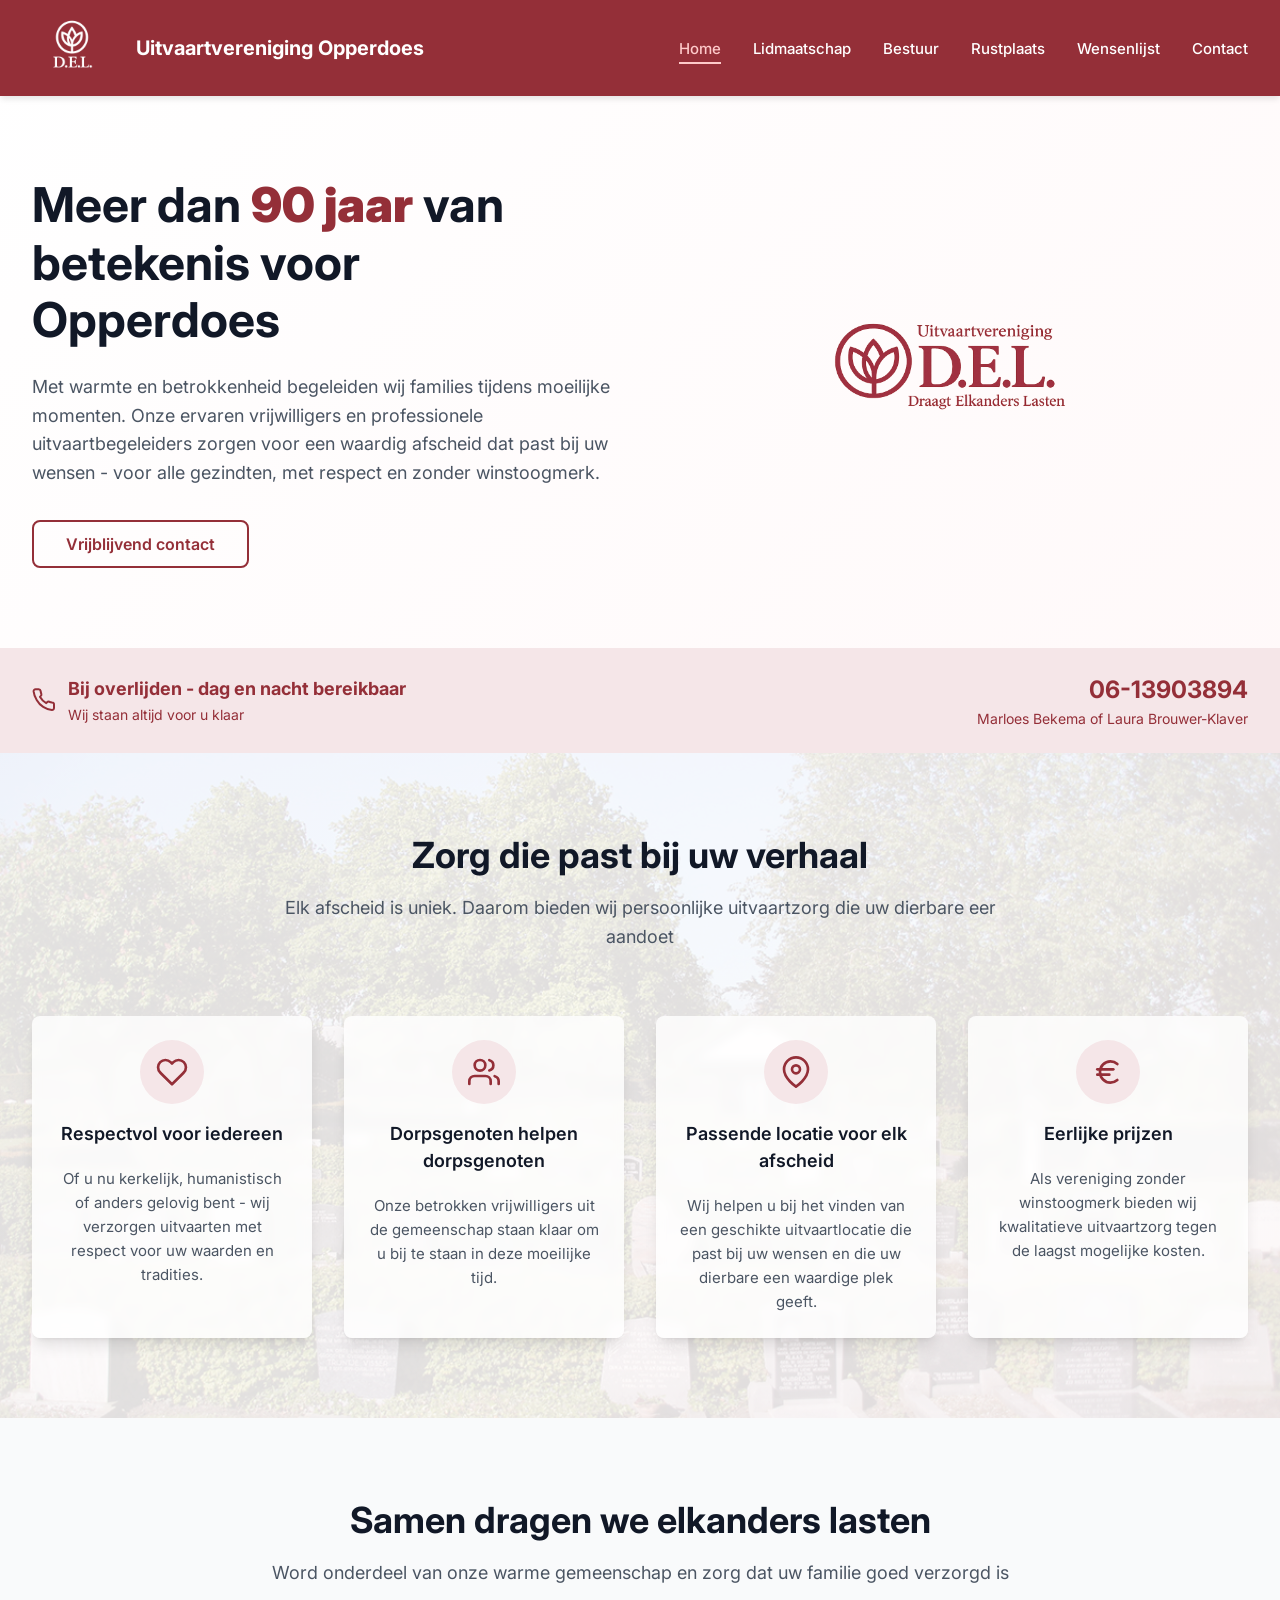
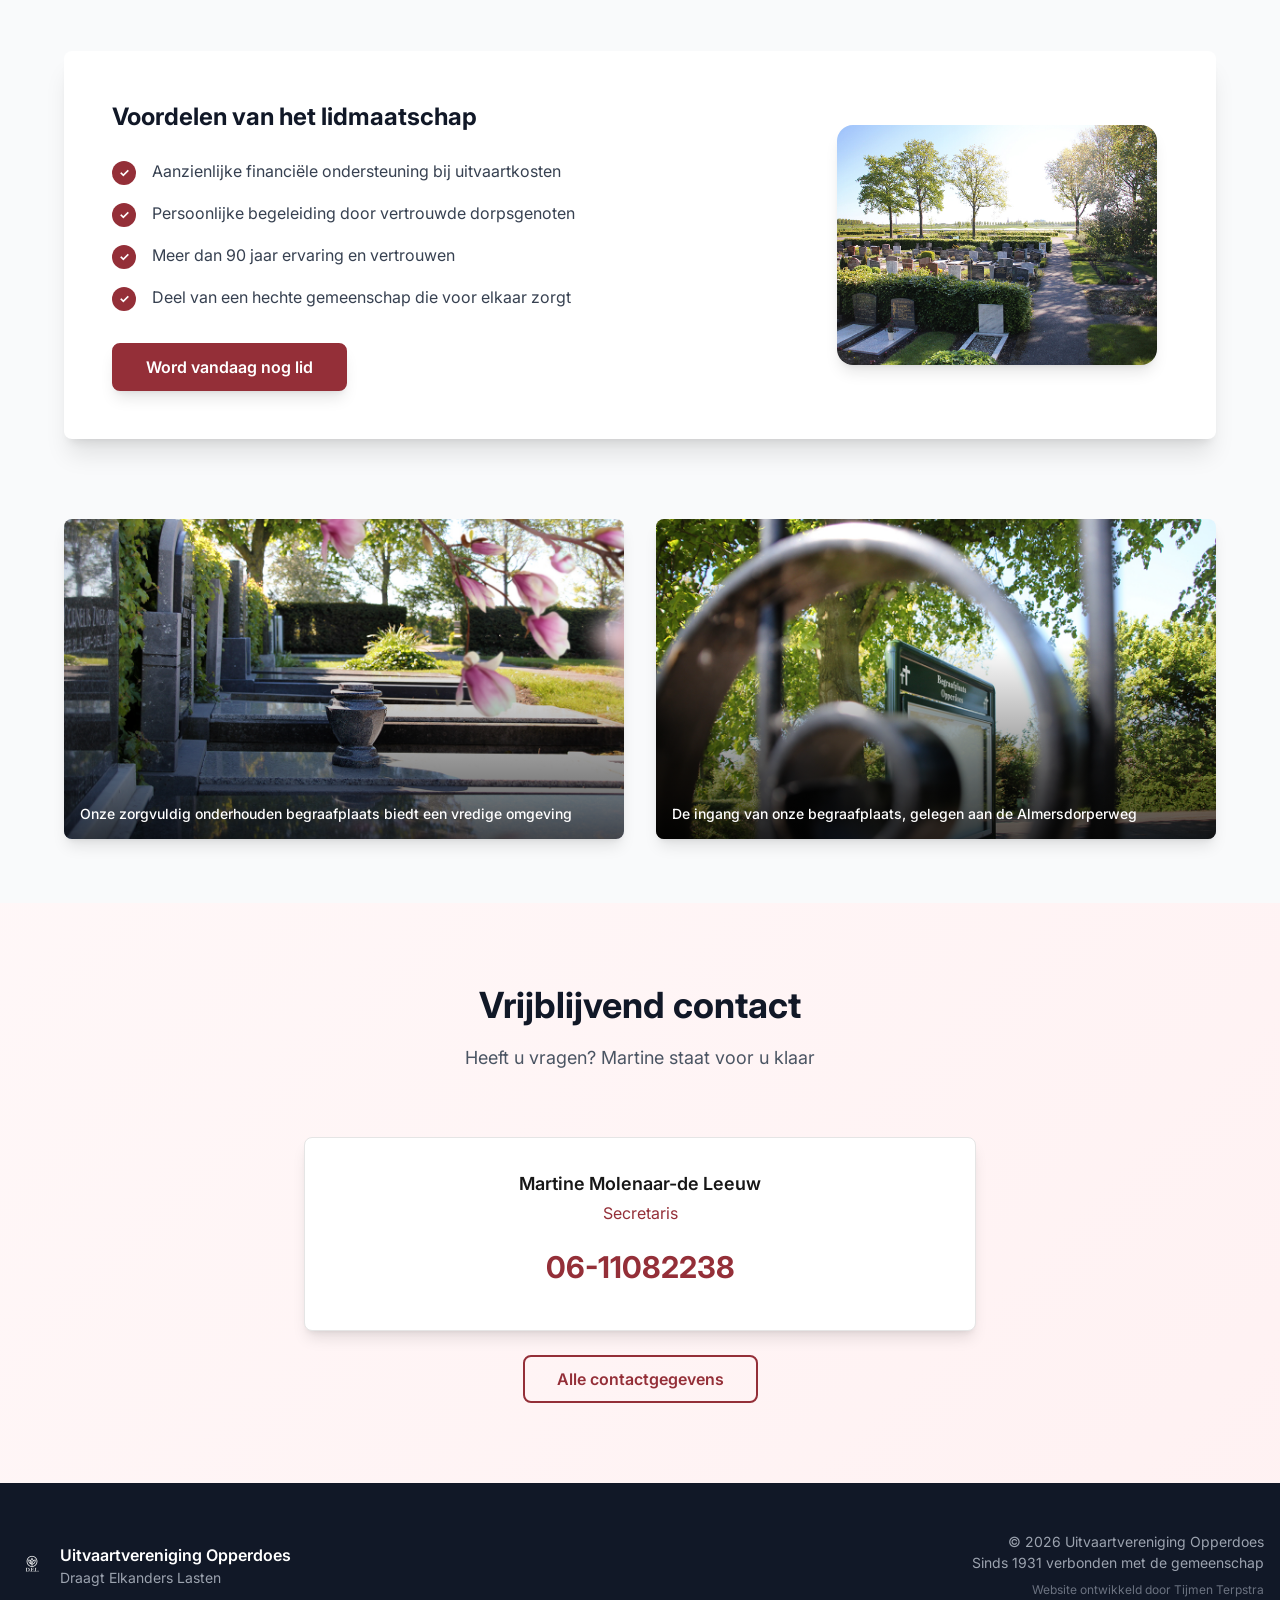
<file: index.html>
<!DOCTYPE html>
<html lang="nl">
<head>
  <meta charset="UTF-8">
  <meta name="viewport" content="width=device-width, initial-scale=1.0">
  <title>Uitvaartvereniging Opperdoes D.E.L. - Draagt Elkanders Lasten</title>
  <meta name="description" content="Al meer dan 90 jaar verbonden met de gemeenschap van Opperdoes. Professionele en betaalbare uitvaartzorg voor alle gezindten.">
  <link rel="icon" href="public/logo_compact_2.png">
  <link rel="stylesheet" href="css/styles.css?v=3">
</head>
<body data-page="home">
<div class="page-bg">
  <div id="nav-placeholder"></div>

  <!-- Hero Section -->
  <section class="hero-section anim">
    <div class="hero-grid">
      <div>
        <h2 class="hero-title">
          Meer dan <span class="hero-highlight">90 jaar</span> van betekenis voor Opperdoes
        </h2>
        <p class="hero-subtitle">
          Met warmte en betrokkenheid begeleiden wij families tijdens moeilijke momenten. Onze ervaren vrijwilligers en professionele uitvaartbegeleiders zorgen voor een waardig afscheid dat past bij uw wensen - voor alle gezindten, met respect en zonder winstoogmerk.
        </p>
        <div class="hero-btns">
          <a href="#contact" class="btn btn-outline">Vrijblijvend contact</a>
        </div>
      </div>
      <div class="hero-logo-wrap">
        <img src="public/logo_2.png" alt="Uitvaartvereniging Opperdoes" class="hero-logo" />
      </div>
    </div>
  </section>

  <!-- Emergency Banner -->
  <div class="emergency-banner anim d1">
    <div class="emergency-inner">
      <div class="emergency-left">
        <svg xmlns="http://www.w3.org/2000/svg" width="24" height="24" viewBox="0 0 24 24" fill="none" stroke="currentColor" stroke-width="2" stroke-linecap="round" stroke-linejoin="round" style="color:var(--brand);flex-shrink:0"><path d="M22 16.92v3a2 2 0 0 1-2.18 2 19.79 19.79 0 0 1-8.63-3.07A19.5 19.5 0 0 1 4.69 12 19.79 19.79 0 0 1 1.61 3.44 2 2 0 0 1 3.6 1.27h3a2 2 0 0 1 2 1.72c.127.96.361 1.903.7 2.81a2 2 0 0 1-.45 2.11L7.91 8.84a16 16 0 0 0 6.29 6.29l.92-.92a2 2 0 0 1 2.11-.45c.907.339 1.85.573 2.81.7A2 2 0 0 1 22 16.92z"/></svg>
        <div>
          <p class="emergency-title">Bij overlijden - dag en nacht bereikbaar</p>
          <p class="emergency-note">Wij staan altijd voor u klaar</p>
        </div>
      </div>
      <div class="emergency-right">
        <a href="tel:06-13903894" class="emergency-phone">06-13903894</a>
        <p class="emergency-names">Marloes Bekema of Laura Brouwer-Klaver</p>
      </div>
    </div>
  </div>

  <!-- Services Section -->
  <section class="services-section anim d2">
    <img src="public/images/1728.jpg" alt="Achtergrond begraafplaats" class="services-bg" />
    <div class="services-overlay"></div>
    <div class="services-content">
      <div class="services-header">
        <h2 class="section-title">Zorg die past bij uw verhaal</h2>
        <p class="section-subtitle">Elk afscheid is uniek. Daarom bieden wij persoonlijke uitvaartzorg die uw dierbare eer aandoet</p>
      </div>
      <div class="grid-4">
        <div class="card service-card card-no-hover">
          <div class="card-header">
            <div class="icon-circle">
              <svg xmlns="http://www.w3.org/2000/svg" viewBox="0 0 24 24" fill="none" stroke="currentColor" stroke-width="2" stroke-linecap="round" stroke-linejoin="round" style="color:var(--brand)"><path d="M20.84 4.61a5.5 5.5 0 0 0-7.78 0L12 5.67l-1.06-1.06a5.5 5.5 0 0 0-7.78 7.78l1.06 1.06L12 21.23l7.78-7.78 1.06-1.06a5.5 5.5 0 0 0 0-7.78z"/></svg>
            </div>
            <div class="service-card-title">Respectvol voor iedereen</div>
          </div>
          <div class="card-content">
            <p class="service-card-desc">Of u nu kerkelijk, humanistisch of anders gelovig bent - wij verzorgen uitvaarten met respect voor uw waarden en tradities.</p>
          </div>
        </div>
        <div class="card service-card card-no-hover">
          <div class="card-header">
            <div class="icon-circle">
              <svg xmlns="http://www.w3.org/2000/svg" viewBox="0 0 24 24" fill="none" stroke="currentColor" stroke-width="2" stroke-linecap="round" stroke-linejoin="round" style="color:var(--brand)"><path d="M17 21v-2a4 4 0 0 0-4-4H5a4 4 0 0 0-4 4v2"/><circle cx="9" cy="7" r="4"/><path d="M23 21v-2a4 4 0 0 0-3-3.87"/><path d="M16 3.13a4 4 0 0 1 0 7.75"/></svg>
            </div>
            <div class="service-card-title">Dorpsgenoten helpen dorpsgenoten</div>
          </div>
          <div class="card-content">
            <p class="service-card-desc">Onze betrokken vrijwilligers uit de gemeenschap staan klaar om u bij te staan in deze moeilijke tijd.</p>
          </div>
        </div>
        <div class="card service-card card-no-hover">
          <div class="card-header">
            <div class="icon-circle">
              <svg xmlns="http://www.w3.org/2000/svg" viewBox="0 0 24 24" fill="none" stroke="currentColor" stroke-width="2" stroke-linecap="round" stroke-linejoin="round" style="color:var(--brand)"><path d="M21 10c0 7-9 13-9 13s-9-6-9-13a9 9 0 0 1 18 0z"/><circle cx="12" cy="10" r="3"/></svg>
            </div>
            <div class="service-card-title">Passende locatie voor elk afscheid</div>
          </div>
          <div class="card-content">
            <p class="service-card-desc">Wij helpen u bij het vinden van een geschikte uitvaartlocatie die past bij uw wensen en die uw dierbare een waardige plek geeft.</p>
          </div>
        </div>
        <div class="card service-card card-no-hover">
          <div class="card-header">
            <div class="icon-circle">
              <svg xmlns="http://www.w3.org/2000/svg" viewBox="0 0 24 24" fill="none" stroke="currentColor" stroke-width="2" stroke-linecap="round" stroke-linejoin="round" style="color:var(--brand)"><path d="M4 10h12"/><path d="M4 14h9"/><path d="M19 6a7.7 7.7 0 0 0-5.2-2A7.9 7.9 0 0 0 6 12c0 4.4 3.5 8 7.8 8 2 0 3.8-.8 5.2-2"/></svg>
            </div>
            <div class="service-card-title">Eerlijke prijzen</div>
          </div>
          <div class="card-content">
            <p class="service-card-desc">Als vereniging zonder winstoogmerk bieden wij kwalitatieve uitvaartzorg tegen de laagst mogelijke kosten.</p>
          </div>
        </div>
      </div>
    </div>
  </section>

  <!-- Membership Section -->
  <section class="membership-section anim d3">
    <div class="membership-header">
      <h2 class="section-title">Samen dragen we elkanders lasten</h2>
      <p class="section-subtitle">Word onderdeel van onze warme gemeenschap en zorg dat uw familie goed verzorgd is</p>
    </div>
    <div class="membership-wrap">
      <div class="card card-no-border" style="box-shadow:var(--shadow-xl)">
        <div class="membership-grid">
          <div>
            <div class="membership-card-title">Voordelen van het lidmaatschap</div>
            <ul class="benefit-list">
              <li class="benefit-item">
                <span class="benefit-check">✓</span>
                <span class="benefit-text">Aanzienlijke financiële ondersteuning bij uitvaartkosten</span>
              </li>
              <li class="benefit-item">
                <span class="benefit-check">✓</span>
                <span class="benefit-text">Persoonlijke begeleiding door vertrouwde dorpsgenoten</span>
              </li>
              <li class="benefit-item">
                <span class="benefit-check">✓</span>
                <span class="benefit-text">Meer dan 90 jaar ervaring en vertrouwen</span>
              </li>
              <li class="benefit-item">
                <span class="benefit-check">✓</span>
                <span class="benefit-text">Deel van een hechte gemeenschap die voor elkaar zorgt</span>
              </li>
            </ul>
            <div class="mt-8">
              <a href="lidmaatschap/" class="btn btn-brand">Word vandaag nog lid</a>
            </div>
          </div>
          <div class="membership-img-side">
            <img src="public/images/1732.jpg" alt="Onze serene begraafplaats met pad tussen de graven" class="membership-img" />
          </div>
        </div>
      </div>
    </div>
  </section>

  <!-- Gallery Section -->
  <section class="gallery-section anim d4">
    <div class="gallery-wrap">
      <div class="gallery-grid">
        <div class="gallery-item">
          <img src="public/images/1727.jpg" alt="Serene begraafplaats met grafstenen en bloemen" />
          <div class="gallery-overlay"></div>
          <p class="gallery-caption">Onze zorgvuldig onderhouden begraafplaats biedt een vredige omgeving</p>
        </div>
        <div class="gallery-item">
          <img src="public/images/1734.jpg" alt="Ingang van de begraafplaats Opperdoes" />
          <div class="gallery-overlay"></div>
          <p class="gallery-caption">De ingang van onze begraafplaats, gelegen aan de Almersdorperweg</p>
        </div>
      </div>
    </div>
  </section>

  <!-- Contact Section -->
  <section id="contact" class="contact-section anim d5">
    <div class="contact-header">
      <h2 class="section-title">Vrijblijvend contact</h2>
      <p class="section-subtitle">Heeft u vragen? Martine staat voor u klaar</p>
    </div>
    <div class="contact-wrap">
      <div class="card card-no-hover" style="text-align:center;padding:2rem">
        <p style="font-weight:600;font-size:1.125rem;margin-bottom:0.25rem">Martine Molenaar-de Leeuw</p>
        <p style="color:var(--brand);margin-bottom:1.25rem">Secretaris</p>
        <a href="tel:06-11082238" class="big-phone">06-11082238</a>
      </div>
      <div class="contact-cta">
        <a href="contact/" class="btn btn-outline">Alle contactgegevens</a>
      </div>
    </div>
  </section>

  <div id="footer-placeholder"></div>
</div>

<script src="js/main.js?v=3"></script>
</body>
</html>
</file>
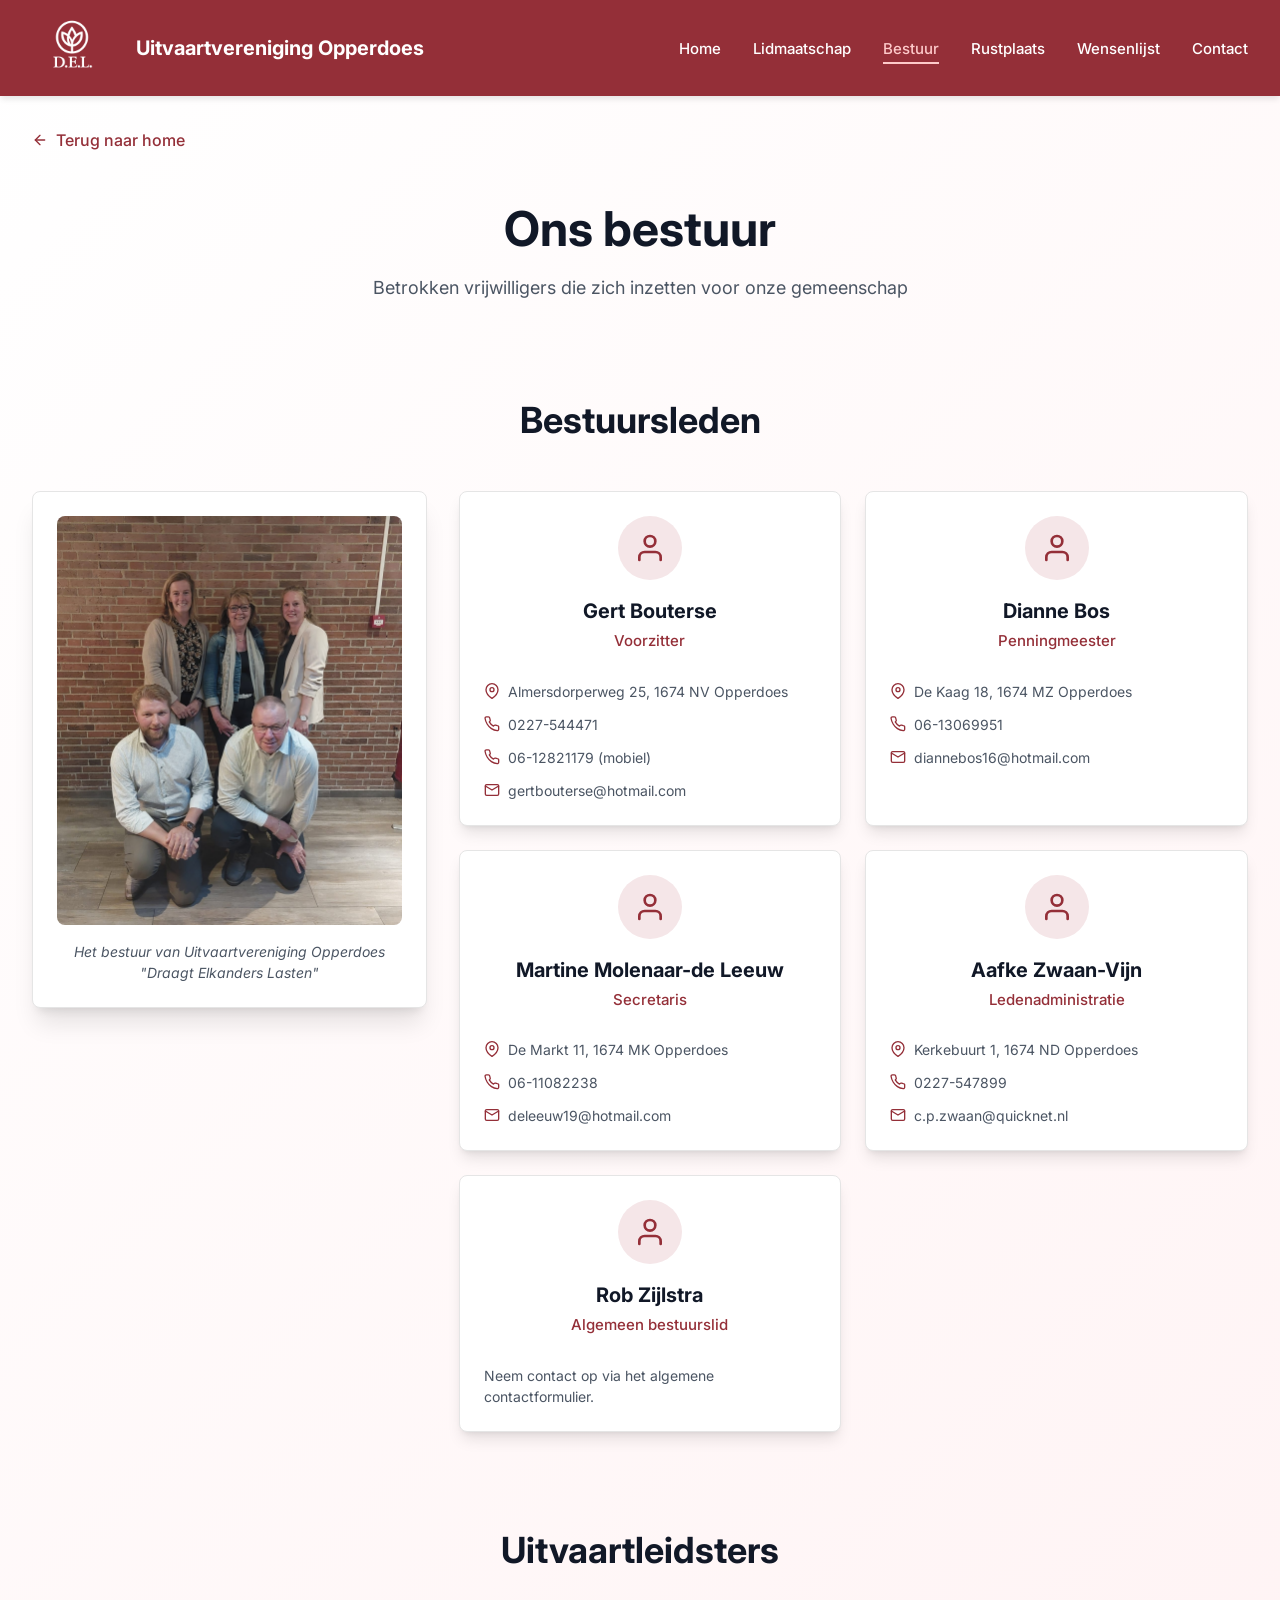
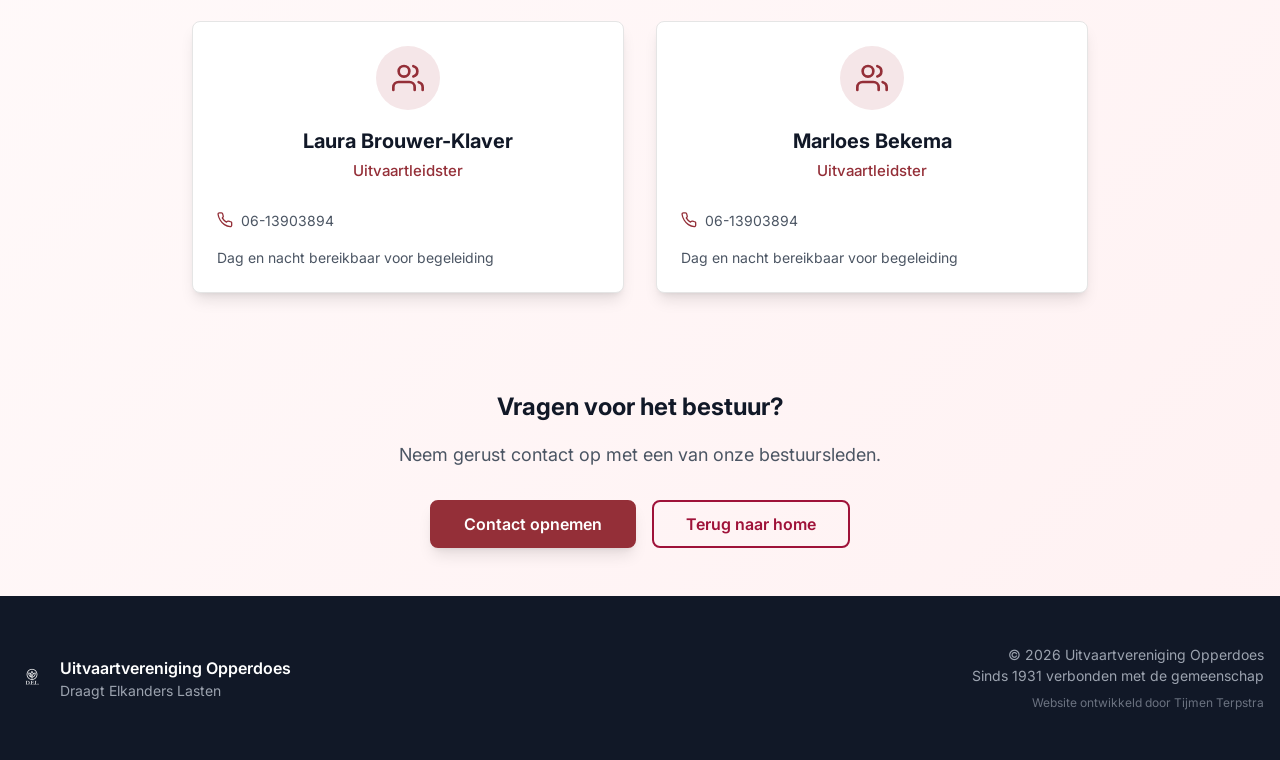
<file: bestuur/index.html>
<!DOCTYPE html>
<html lang="nl">
<head>
  <meta charset="UTF-8">
  <meta name="viewport" content="width=device-width, initial-scale=1.0">
  <title>Ons Bestuur | Uitvaartvereniging Opperdoes D.E.L.</title>
  <meta name="description" content="Maak kennis met het bestuur van Uitvaartvereniging Opperdoes. Betrokken vrijwilligers die zich inzetten voor onze gemeenschap.">
  <link rel="icon" href="../public/logo_compact_2.png">
  <link rel="stylesheet" href="../css/styles.css?v=3">
</head>
<body data-page="bestuur" data-depth="1">
<div class="page-bg">
  <div id="nav-placeholder"></div>

  <!-- Back link -->
  <a href="../" class="back-link anim">
    <svg xmlns="http://www.w3.org/2000/svg" width="16" height="16" viewBox="0 0 24 24" fill="none" stroke="currentColor" stroke-width="2" stroke-linecap="round" stroke-linejoin="round"><line x1="19" y1="12" x2="5" y2="12"/><polyline points="12 19 5 12 12 5"/></svg>
    Terug naar home
  </a>

  <!-- Page Header -->
  <div class="subpage-header anim d1">
    <h1 class="page-title">Ons bestuur</h1>
    <p class="section-subtitle">Betrokken vrijwilligers die zich inzetten voor onze gemeenschap</p>
  </div>

  <!-- Board Members -->
  <section class="section-pad anim d2">
    <div class="section-inner">
      <h2 class="section-title text-center mb-12">Bestuursleden</h2>
      <div class="board-grid">
        <!-- Board photo -->
        <div>
          <div class="card card-no-hover" style="box-shadow:var(--shadow-xl)">
            <div class="card-content" style="padding:1.5rem">
              <img src="../public/IMG-20240704-WA0007.jpg" alt="Bestuur van de uitvaartvereniging" class="board-photo" />
              <p class="board-photo-caption">Het bestuur van Uitvaartvereniging Opperdoes "Draagt Elkanders Lasten"</p>
            </div>
          </div>
        </div>

        <!-- Board members grid -->
        <div class="members-grid">
          <!-- Gert Bouterse -->
          <div class="card card-no-hover">
            <div class="card-header">
              <div class="icon-circle">
                <svg xmlns="http://www.w3.org/2000/svg" viewBox="0 0 24 24" fill="none" stroke="currentColor" stroke-width="2" stroke-linecap="round" stroke-linejoin="round" style="color:var(--brand)"><path d="M20 21v-2a4 4 0 0 0-4-4H8a4 4 0 0 0-4 4v2"/><circle cx="12" cy="7" r="4"/></svg>
              </div>
              <div class="member-name">Gert Bouterse</div>
              <div class="member-role">Voorzitter</div>
            </div>
            <div class="card-content">
              <div class="member-contacts">
                <div class="member-contact-row">
                  <svg xmlns="http://www.w3.org/2000/svg" viewBox="0 0 24 24" fill="none" stroke="currentColor" stroke-width="2" stroke-linecap="round" stroke-linejoin="round"><path d="M21 10c0 7-9 13-9 13s-9-6-9-13a9 9 0 0 1 18 0z"/><circle cx="12" cy="10" r="3"/></svg>
                  <span>Almersdorperweg 25, 1674 NV Opperdoes</span>
                </div>
                <div class="member-contact-row">
                  <svg xmlns="http://www.w3.org/2000/svg" viewBox="0 0 24 24" fill="none" stroke="currentColor" stroke-width="2" stroke-linecap="round" stroke-linejoin="round"><path d="M22 16.92v3a2 2 0 0 1-2.18 2 19.79 19.79 0 0 1-8.63-3.07A19.5 19.5 0 0 1 4.69 12 19.79 19.79 0 0 1 1.61 3.44 2 2 0 0 1 3.6 1.27h3a2 2 0 0 1 2 1.72c.127.96.361 1.903.7 2.81a2 2 0 0 1-.45 2.11L7.91 8.84a16 16 0 0 0 6.29 6.29l.92-.92a2 2 0 0 1 2.11-.45c.907.339 1.85.573 2.81.7A2 2 0 0 1 22 16.92z"/></svg>
                  <a href="tel:0227-544471">0227-544471</a>
                </div>
                <div class="member-contact-row">
                  <svg xmlns="http://www.w3.org/2000/svg" viewBox="0 0 24 24" fill="none" stroke="currentColor" stroke-width="2" stroke-linecap="round" stroke-linejoin="round"><path d="M22 16.92v3a2 2 0 0 1-2.18 2 19.79 19.79 0 0 1-8.63-3.07A19.5 19.5 0 0 1 4.69 12 19.79 19.79 0 0 1 1.61 3.44 2 2 0 0 1 3.6 1.27h3a2 2 0 0 1 2 1.72c.127.96.361 1.903.7 2.81a2 2 0 0 1-.45 2.11L7.91 8.84a16 16 0 0 0 6.29 6.29l.92-.92a2 2 0 0 1 2.11-.45c.907.339 1.85.573 2.81.7A2 2 0 0 1 22 16.92z"/></svg>
                  <a href="tel:06-12821179">06-12821179 (mobiel)</a>
                </div>
                <div class="member-contact-row">
                  <svg xmlns="http://www.w3.org/2000/svg" viewBox="0 0 24 24" fill="none" stroke="currentColor" stroke-width="2" stroke-linecap="round" stroke-linejoin="round"><path d="M4 4h16c1.1 0 2 .9 2 2v12c0 1.1-.9 2-2 2H4c-1.1 0-2-.9-2-2V6c0-1.1.9-2 2-2z"/><polyline points="22,6 12,12 2,6"/></svg>
                  <a href="mailto:gertbouterse@hotmail.com">gertbouterse@hotmail.com</a>
                </div>
              </div>
            </div>
          </div>

          <!-- Dianne Bos -->
          <div class="card card-no-hover">
            <div class="card-header">
              <div class="icon-circle">
                <svg xmlns="http://www.w3.org/2000/svg" viewBox="0 0 24 24" fill="none" stroke="currentColor" stroke-width="2" stroke-linecap="round" stroke-linejoin="round" style="color:var(--brand)"><path d="M20 21v-2a4 4 0 0 0-4-4H8a4 4 0 0 0-4 4v2"/><circle cx="12" cy="7" r="4"/></svg>
              </div>
              <div class="member-name">Dianne Bos</div>
              <div class="member-role">Penningmeester</div>
            </div>
            <div class="card-content">
              <div class="member-contacts">
                <div class="member-contact-row">
                  <svg xmlns="http://www.w3.org/2000/svg" viewBox="0 0 24 24" fill="none" stroke="currentColor" stroke-width="2" stroke-linecap="round" stroke-linejoin="round"><path d="M21 10c0 7-9 13-9 13s-9-6-9-13a9 9 0 0 1 18 0z"/><circle cx="12" cy="10" r="3"/></svg>
                  <span>De Kaag 18, 1674 MZ Opperdoes</span>
                </div>
                <div class="member-contact-row">
                  <svg xmlns="http://www.w3.org/2000/svg" viewBox="0 0 24 24" fill="none" stroke="currentColor" stroke-width="2" stroke-linecap="round" stroke-linejoin="round"><path d="M22 16.92v3a2 2 0 0 1-2.18 2 19.79 19.79 0 0 1-8.63-3.07A19.5 19.5 0 0 1 4.69 12 19.79 19.79 0 0 1 1.61 3.44 2 2 0 0 1 3.6 1.27h3a2 2 0 0 1 2 1.72c.127.96.361 1.903.7 2.81a2 2 0 0 1-.45 2.11L7.91 8.84a16 16 0 0 0 6.29 6.29l.92-.92a2 2 0 0 1 2.11-.45c.907.339 1.85.573 2.81.7A2 2 0 0 1 22 16.92z"/></svg>
                  <a href="tel:06-13069951">06-13069951</a>
                </div>
                <div class="member-contact-row">
                  <svg xmlns="http://www.w3.org/2000/svg" viewBox="0 0 24 24" fill="none" stroke="currentColor" stroke-width="2" stroke-linecap="round" stroke-linejoin="round"><path d="M4 4h16c1.1 0 2 .9 2 2v12c0 1.1-.9 2-2 2H4c-1.1 0-2-.9-2-2V6c0-1.1.9-2 2-2z"/><polyline points="22,6 12,12 2,6"/></svg>
                  <a href="mailto:diannebos16@hotmail.com">diannebos16@hotmail.com</a>
                </div>
              </div>
            </div>
          </div>

          <!-- Martine Molenaar-de Leeuw -->
          <div class="card card-no-hover">
            <div class="card-header">
              <div class="icon-circle">
                <svg xmlns="http://www.w3.org/2000/svg" viewBox="0 0 24 24" fill="none" stroke="currentColor" stroke-width="2" stroke-linecap="round" stroke-linejoin="round" style="color:var(--brand)"><path d="M20 21v-2a4 4 0 0 0-4-4H8a4 4 0 0 0-4 4v2"/><circle cx="12" cy="7" r="4"/></svg>
              </div>
              <div class="member-name">Martine Molenaar-de Leeuw</div>
              <div class="member-role">Secretaris</div>
            </div>
            <div class="card-content">
              <div class="member-contacts">
                <div class="member-contact-row">
                  <svg xmlns="http://www.w3.org/2000/svg" viewBox="0 0 24 24" fill="none" stroke="currentColor" stroke-width="2" stroke-linecap="round" stroke-linejoin="round"><path d="M21 10c0 7-9 13-9 13s-9-6-9-13a9 9 0 0 1 18 0z"/><circle cx="12" cy="10" r="3"/></svg>
                  <span>De Markt 11, 1674 MK Opperdoes</span>
                </div>
                <div class="member-contact-row">
                  <svg xmlns="http://www.w3.org/2000/svg" viewBox="0 0 24 24" fill="none" stroke="currentColor" stroke-width="2" stroke-linecap="round" stroke-linejoin="round"><path d="M22 16.92v3a2 2 0 0 1-2.18 2 19.79 19.79 0 0 1-8.63-3.07A19.5 19.5 0 0 1 4.69 12 19.79 19.79 0 0 1 1.61 3.44 2 2 0 0 1 3.6 1.27h3a2 2 0 0 1 2 1.72c.127.96.361 1.903.7 2.81a2 2 0 0 1-.45 2.11L7.91 8.84a16 16 0 0 0 6.29 6.29l.92-.92a2 2 0 0 1 2.11-.45c.907.339 1.85.573 2.81.7A2 2 0 0 1 22 16.92z"/></svg>
                  <a href="tel:06-11082238">06-11082238</a>
                </div>
                <div class="member-contact-row">
                  <svg xmlns="http://www.w3.org/2000/svg" viewBox="0 0 24 24" fill="none" stroke="currentColor" stroke-width="2" stroke-linecap="round" stroke-linejoin="round"><path d="M4 4h16c1.1 0 2 .9 2 2v12c0 1.1-.9 2-2 2H4c-1.1 0-2-.9-2-2V6c0-1.1.9-2 2-2z"/><polyline points="22,6 12,12 2,6"/></svg>
                  <a href="mailto:deleeuw19@hotmail.com">deleeuw19@hotmail.com</a>
                </div>
              </div>
            </div>
          </div>

          <!-- Aafke Zwaan-Vijn -->
          <div class="card card-no-hover">
            <div class="card-header">
              <div class="icon-circle">
                <svg xmlns="http://www.w3.org/2000/svg" viewBox="0 0 24 24" fill="none" stroke="currentColor" stroke-width="2" stroke-linecap="round" stroke-linejoin="round" style="color:var(--brand)"><path d="M20 21v-2a4 4 0 0 0-4-4H8a4 4 0 0 0-4 4v2"/><circle cx="12" cy="7" r="4"/></svg>
              </div>
              <div class="member-name">Aafke Zwaan-Vijn</div>
              <div class="member-role">Ledenadministratie</div>
            </div>
            <div class="card-content">
              <div class="member-contacts">
                <div class="member-contact-row">
                  <svg xmlns="http://www.w3.org/2000/svg" viewBox="0 0 24 24" fill="none" stroke="currentColor" stroke-width="2" stroke-linecap="round" stroke-linejoin="round"><path d="M21 10c0 7-9 13-9 13s-9-6-9-13a9 9 0 0 1 18 0z"/><circle cx="12" cy="10" r="3"/></svg>
                  <span>Kerkebuurt 1, 1674 ND Opperdoes</span>
                </div>
                <div class="member-contact-row">
                  <svg xmlns="http://www.w3.org/2000/svg" viewBox="0 0 24 24" fill="none" stroke="currentColor" stroke-width="2" stroke-linecap="round" stroke-linejoin="round"><path d="M22 16.92v3a2 2 0 0 1-2.18 2 19.79 19.79 0 0 1-8.63-3.07A19.5 19.5 0 0 1 4.69 12 19.79 19.79 0 0 1 1.61 3.44 2 2 0 0 1 3.6 1.27h3a2 2 0 0 1 2 1.72c.127.96.361 1.903.7 2.81a2 2 0 0 1-.45 2.11L7.91 8.84a16 16 0 0 0 6.29 6.29l.92-.92a2 2 0 0 1 2.11-.45c.907.339 1.85.573 2.81.7A2 2 0 0 1 22 16.92z"/></svg>
                  <a href="tel:0227-547899">0227-547899</a>
                </div>
                <div class="member-contact-row">
                  <svg xmlns="http://www.w3.org/2000/svg" viewBox="0 0 24 24" fill="none" stroke="currentColor" stroke-width="2" stroke-linecap="round" stroke-linejoin="round"><path d="M4 4h16c1.1 0 2 .9 2 2v12c0 1.1-.9 2-2 2H4c-1.1 0-2-.9-2-2V6c0-1.1.9-2 2-2z"/><polyline points="22,6 12,12 2,6"/></svg>
                  <a href="mailto:c.p.zwaan@quicknet.nl">c.p.zwaan@quicknet.nl</a>
                </div>
              </div>
            </div>
          </div>

          <!-- Rob Zijlstra -->
          <div class="card card-no-hover">
            <div class="card-header">
              <div class="icon-circle">
                <svg xmlns="http://www.w3.org/2000/svg" viewBox="0 0 24 24" fill="none" stroke="currentColor" stroke-width="2" stroke-linecap="round" stroke-linejoin="round" style="color:var(--brand)"><path d="M20 21v-2a4 4 0 0 0-4-4H8a4 4 0 0 0-4 4v2"/><circle cx="12" cy="7" r="4"/></svg>
              </div>
              <div class="member-name">Rob Zijlstra</div>
              <div class="member-role">Algemeen bestuurslid</div>
            </div>
            <div class="card-content">
              <p style="font-size:0.875rem;color:var(--gray-600)">Neem contact op via het algemene contactformulier.</p>
            </div>
          </div>
        </div>
      </div>
    </div>
  </section>

  <!-- Funeral Directors -->
  <section class="section-pad anim d3">
    <div style="max-width:56rem;margin:0 auto">
      <h2 class="section-title text-center mb-12">Uitvaartleidsters</h2>
      <div class="directors-grid">
        <!-- Laura Brouwer-Klaver -->
        <div class="card card-no-hover">
          <div class="card-header">
            <div class="icon-circle">
              <svg xmlns="http://www.w3.org/2000/svg" viewBox="0 0 24 24" fill="none" stroke="currentColor" stroke-width="2" stroke-linecap="round" stroke-linejoin="round" style="color:var(--brand)"><path d="M17 21v-2a4 4 0 0 0-4-4H5a4 4 0 0 0-4 4v2"/><circle cx="9" cy="7" r="4"/><path d="M23 21v-2a4 4 0 0 0-3-3.87"/><path d="M16 3.13a4 4 0 0 1 0 7.75"/></svg>
            </div>
            <div class="member-name">Laura Brouwer-Klaver</div>
            <div class="member-role">Uitvaartleidster</div>
          </div>
          <div class="card-content">
            <div class="member-contacts">
              <div class="member-contact-row">
                <svg xmlns="http://www.w3.org/2000/svg" viewBox="0 0 24 24" fill="none" stroke="currentColor" stroke-width="2" stroke-linecap="round" stroke-linejoin="round"><path d="M22 16.92v3a2 2 0 0 1-2.18 2 19.79 19.79 0 0 1-8.63-3.07A19.5 19.5 0 0 1 4.69 12 19.79 19.79 0 0 1 1.61 3.44 2 2 0 0 1 3.6 1.27h3a2 2 0 0 1 2 1.72c.127.96.361 1.903.7 2.81a2 2 0 0 1-.45 2.11L7.91 8.84a16 16 0 0 0 6.29 6.29l.92-.92a2 2 0 0 1 2.11-.45c.907.339 1.85.573 2.81.7A2 2 0 0 1 22 16.92z"/></svg>
                <a href="tel:06-13903894">06-13903894</a>
              </div>
            </div>
            <p class="director-note">Dag en nacht bereikbaar voor begeleiding</p>
          </div>
        </div>

        <!-- Marloes Bekema -->
        <div class="card card-no-hover">
          <div class="card-header">
            <div class="icon-circle">
              <svg xmlns="http://www.w3.org/2000/svg" viewBox="0 0 24 24" fill="none" stroke="currentColor" stroke-width="2" stroke-linecap="round" stroke-linejoin="round" style="color:var(--brand)"><path d="M17 21v-2a4 4 0 0 0-4-4H5a4 4 0 0 0-4 4v2"/><circle cx="9" cy="7" r="4"/><path d="M23 21v-2a4 4 0 0 0-3-3.87"/><path d="M16 3.13a4 4 0 0 1 0 7.75"/></svg>
            </div>
            <div class="member-name">Marloes Bekema</div>
            <div class="member-role">Uitvaartleidster</div>
          </div>
          <div class="card-content">
            <div class="member-contacts">
              <div class="member-contact-row">
                <svg xmlns="http://www.w3.org/2000/svg" viewBox="0 0 24 24" fill="none" stroke="currentColor" stroke-width="2" stroke-linecap="round" stroke-linejoin="round"><path d="M22 16.92v3a2 2 0 0 1-2.18 2 19.79 19.79 0 0 1-8.63-3.07A19.5 19.5 0 0 1 4.69 12 19.79 19.79 0 0 1 1.61 3.44 2 2 0 0 1 3.6 1.27h3a2 2 0 0 1 2 1.72c.127.96.361 1.903.7 2.81a2 2 0 0 1-.45 2.11L7.91 8.84a16 16 0 0 0 6.29 6.29l.92-.92a2 2 0 0 1 2.11-.45c.907.339 1.85.573 2.81.7A2 2 0 0 1 22 16.92z"/></svg>
                <a href="tel:06-13903894">06-13903894</a>
              </div>
            </div>
            <p class="director-note">Dag en nacht bereikbaar voor begeleiding</p>
          </div>
        </div>
      </div>
    </div>
  </section>

  <!-- CTA -->
  <section class="cta-section anim d4">
    <div class="cta-inner">
      <h3 class="cta-title">Vragen voor het bestuur?</h3>
      <p class="cta-text">Neem gerust contact op met een van onze bestuursleden.</p>
      <div class="cta-btns">
        <a href="../contact/" class="btn btn-brand">Contact opnemen</a>
        <a href="../" class="btn btn-outline-dark">Terug naar home</a>
      </div>
    </div>
  </section>

  <div id="footer-placeholder"></div>
</div>

<script src="../js/main.js?v=3"></script>
</body>
</html>
</file>
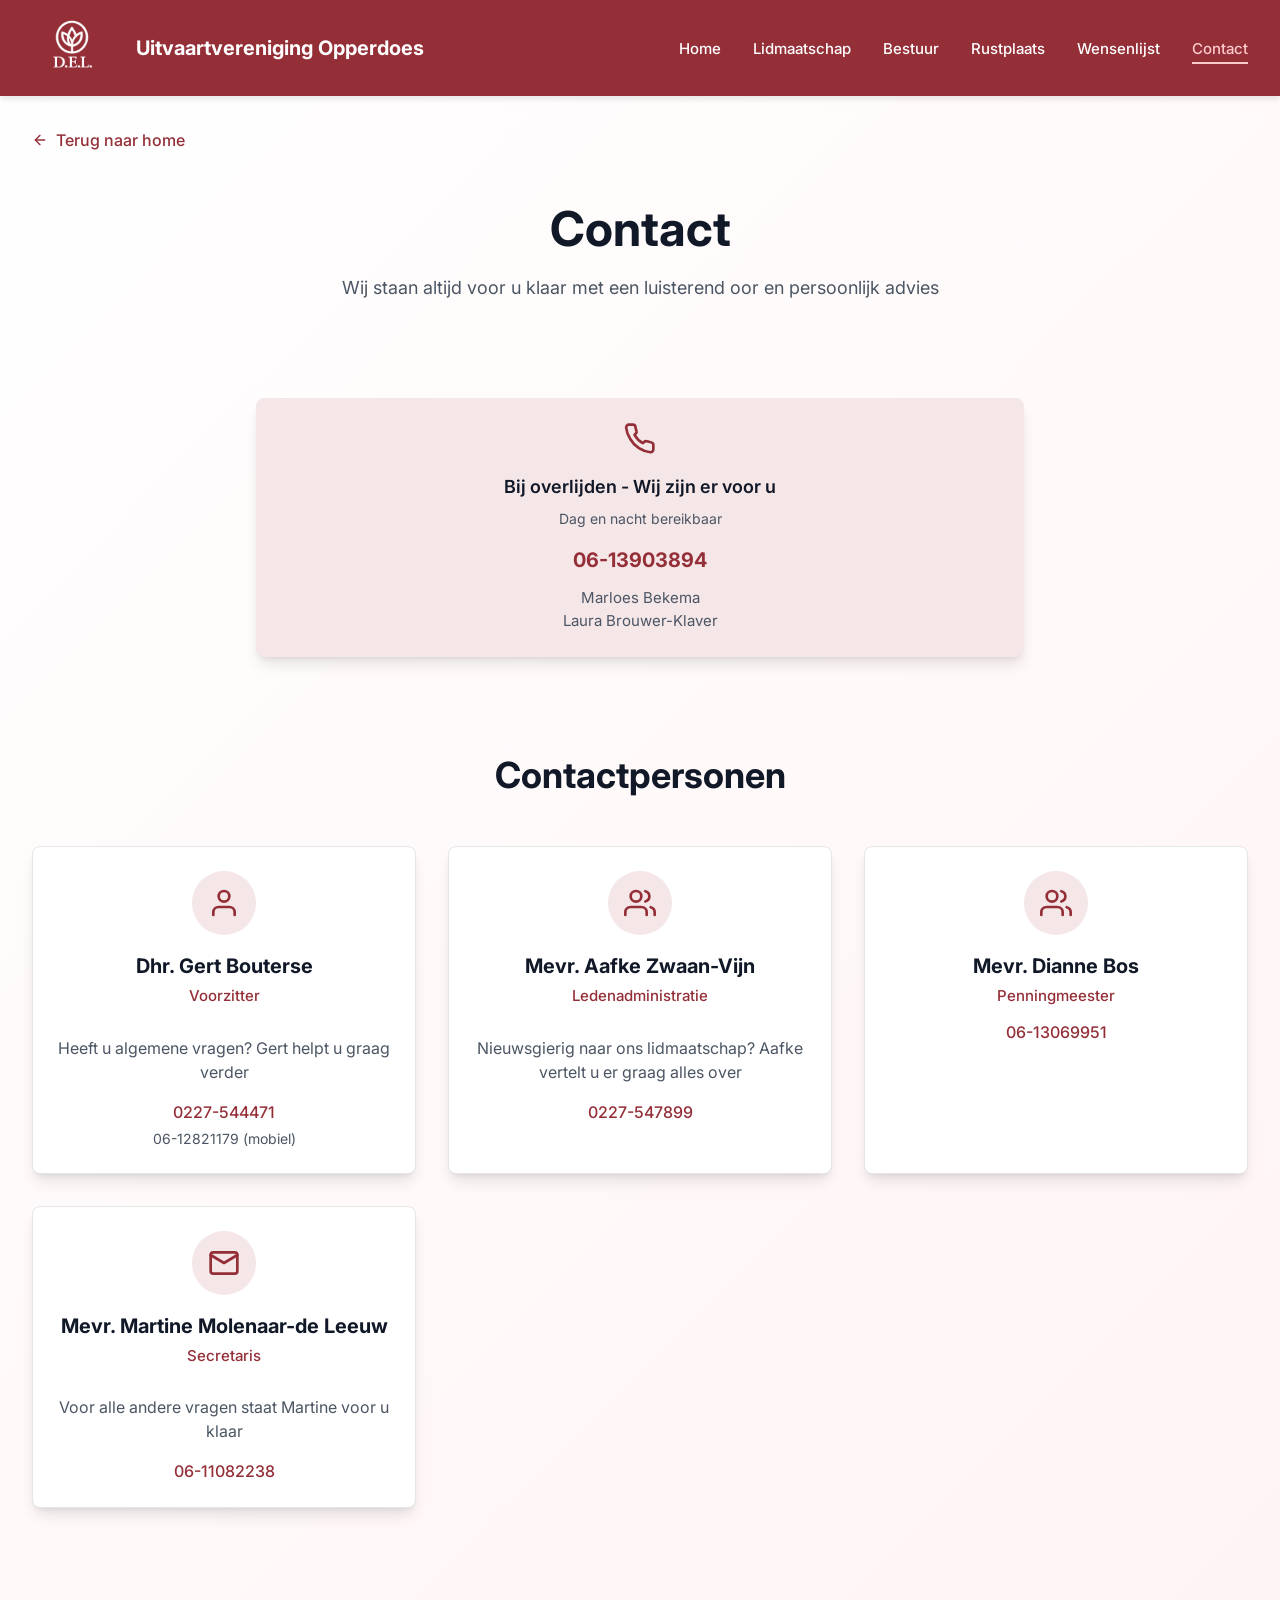
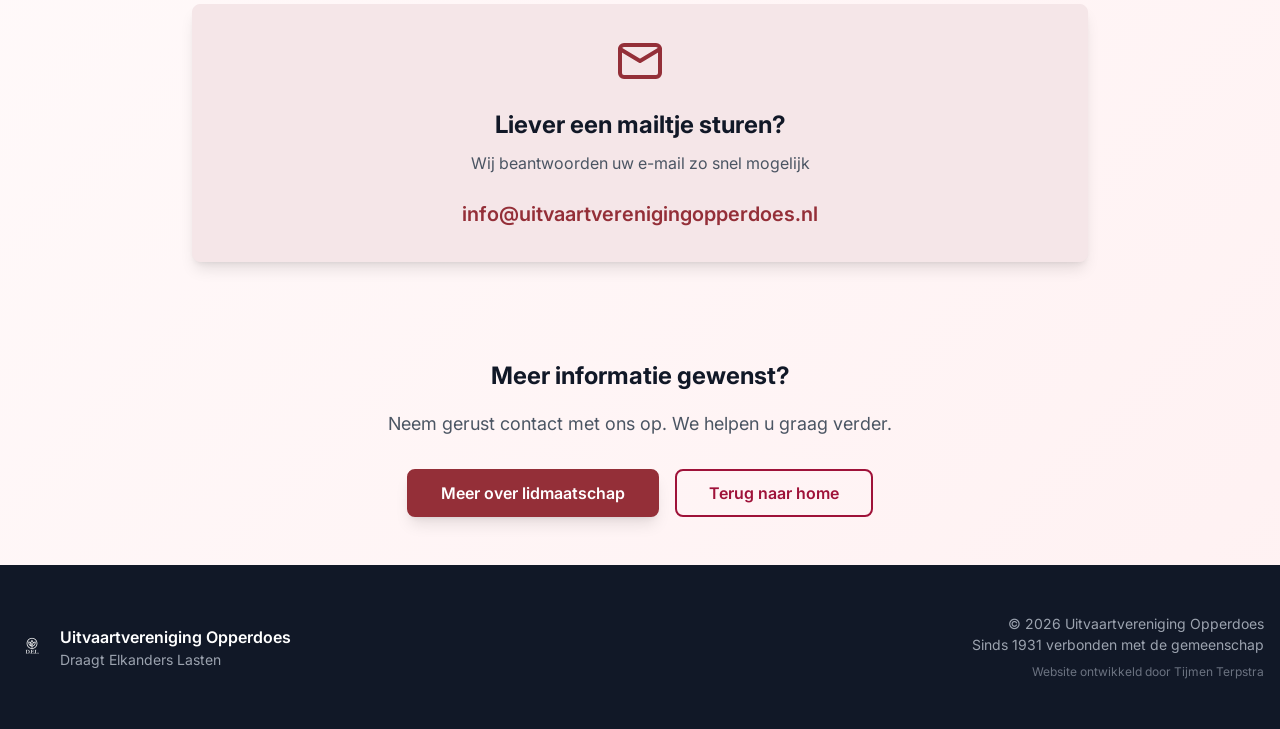
<file: contact/index.html>
<!DOCTYPE html>
<html lang="nl">
<head>
  <meta charset="UTF-8">
  <meta name="viewport" content="width=device-width, initial-scale=1.0">
  <title>Contact | Uitvaartvereniging Opperdoes D.E.L.</title>
  <meta name="description" content="Neem contact op met Uitvaartvereniging Opperdoes. Wij staan dag en nacht voor u klaar.">
  <link rel="icon" href="../public/logo_compact_2.png">
  <link rel="stylesheet" href="../css/styles.css?v=3">
</head>
<body data-page="contact" data-depth="1">
<div class="page-bg">
  <div id="nav-placeholder"></div>

  <!-- Back link -->
  <a href="../" class="back-link anim">
    <svg xmlns="http://www.w3.org/2000/svg" width="16" height="16" viewBox="0 0 24 24" fill="none" stroke="currentColor" stroke-width="2" stroke-linecap="round" stroke-linejoin="round"><line x1="19" y1="12" x2="5" y2="12"/><polyline points="12 19 5 12 12 5"/></svg>
    Terug naar home
  </a>

  <!-- Page Header -->
  <div class="subpage-header anim d1">
    <h1 class="page-title">Contact</h1>
    <p class="section-subtitle">Wij staan altijd voor u klaar met een luisterend oor en persoonlijk advies</p>
  </div>

  <!-- Emergency Contact -->
  <section class="section-pad anim d2">
    <div style="max-width:48rem;margin:0 auto">
      <div class="card card-brand-light card-no-hover">
        <div style="padding:1.5rem;text-align:center">
          <svg xmlns="http://www.w3.org/2000/svg" width="32" height="32" viewBox="0 0 24 24" fill="none" stroke="currentColor" stroke-width="2" stroke-linecap="round" stroke-linejoin="round" style="color:var(--brand);margin:0 auto 0.75rem"><path d="M22 16.92v3a2 2 0 0 1-2.18 2 19.79 19.79 0 0 1-8.63-3.07A19.5 19.5 0 0 1 4.69 12 19.79 19.79 0 0 1 1.61 3.44 2 2 0 0 1 3.6 1.27h3a2 2 0 0 1 2 1.72c.127.96.361 1.903.7 2.81a2 2 0 0 1-.45 2.11L7.91 8.84a16 16 0 0 0 6.29 6.29l.92-.92a2 2 0 0 1 2.11-.45c.907.339 1.85.573 2.81.7A2 2 0 0 1 22 16.92z"/></svg>
          <h3 style="font-size:1.125rem;font-weight:600;color:var(--gray-900);margin-bottom:0.5rem">Bij overlijden - Wij zijn er voor u</h3>
          <p style="font-size:0.875rem;color:var(--gray-600);margin-bottom:1rem">Dag en nacht bereikbaar</p>
          <a href="tel:06-13903894" style="font-size:1.25rem;font-weight:700;color:var(--brand);display:block;margin-bottom:0.75rem">06-13903894</a>
          <div>
            <p style="color:var(--gray-600);font-size:0.9375rem">Marloes Bekema</p>
            <p style="color:var(--gray-600);font-size:0.9375rem">Laura Brouwer-Klaver</p>
          </div>
        </div>
      </div>
    </div>
  </section>

  <!-- Contact Persons -->
  <section class="section-pad anim d3">
    <div class="section-inner">
      <h2 class="section-title text-center mb-12">Contactpersonen</h2>
      <div class="contact-persons-grid">
        <!-- Voorzitter -->
        <div class="card card-no-hover contact-person-card">
          <div class="card-header">
            <div class="icon-circle">
              <svg xmlns="http://www.w3.org/2000/svg" viewBox="0 0 24 24" fill="none" stroke="currentColor" stroke-width="2" stroke-linecap="round" stroke-linejoin="round" style="color:var(--brand)"><path d="M20 21v-2a4 4 0 0 0-4-4H8a4 4 0 0 0-4 4v2"/><circle cx="12" cy="7" r="4"/></svg>
            </div>
            <div class="person-name">Dhr. Gert Bouterse</div>
            <div class="person-role">Voorzitter</div>
          </div>
          <div class="card-content">
            <p class="person-desc">Heeft u algemene vragen? Gert helpt u graag verder</p>
            <a href="tel:0227-544471" class="phone-link">0227-544471</a>
            <a href="tel:06-12821179" class="phone-link-alt">06-12821179 (mobiel)</a>
          </div>
        </div>

        <!-- Ledenadministratie -->
        <div class="card card-no-hover contact-person-card">
          <div class="card-header">
            <div class="icon-circle">
              <svg xmlns="http://www.w3.org/2000/svg" viewBox="0 0 24 24" fill="none" stroke="currentColor" stroke-width="2" stroke-linecap="round" stroke-linejoin="round" style="color:var(--brand)"><path d="M17 21v-2a4 4 0 0 0-4-4H5a4 4 0 0 0-4 4v2"/><circle cx="9" cy="7" r="4"/><path d="M23 21v-2a4 4 0 0 0-3-3.87"/><path d="M16 3.13a4 4 0 0 1 0 7.75"/></svg>
            </div>
            <div class="person-name">Mevr. Aafke Zwaan-Vijn</div>
            <div class="person-role">Ledenadministratie</div>
          </div>
          <div class="card-content">
            <p class="person-desc">Nieuwsgierig naar ons lidmaatschap? Aafke vertelt u er graag alles over</p>
            <a href="tel:0227-547899" class="phone-link">0227-547899</a>
          </div>
        </div>

        <!-- Penningmeester -->
        <div class="card card-no-hover contact-person-card">
          <div class="card-header">
            <div class="icon-circle">
              <svg xmlns="http://www.w3.org/2000/svg" viewBox="0 0 24 24" fill="none" stroke="currentColor" stroke-width="2" stroke-linecap="round" stroke-linejoin="round" style="color:var(--brand)"><path d="M17 21v-2a4 4 0 0 0-4-4H5a4 4 0 0 0-4 4v2"/><circle cx="9" cy="7" r="4"/><path d="M23 21v-2a4 4 0 0 0-3-3.87"/><path d="M16 3.13a4 4 0 0 1 0 7.75"/></svg>
            </div>
            <div class="person-name">Mevr. Dianne Bos</div>
            <div class="person-role">Penningmeester</div>
          </div>
          <div class="card-content">
            <a href="tel:06-13069951" class="phone-link">06-13069951</a>
          </div>
        </div>

        <!-- Secretaris -->
        <div class="card card-no-hover contact-person-card">
          <div class="card-header">
            <div class="icon-circle">
              <svg xmlns="http://www.w3.org/2000/svg" viewBox="0 0 24 24" fill="none" stroke="currentColor" stroke-width="2" stroke-linecap="round" stroke-linejoin="round" style="color:var(--brand)"><path d="M4 4h16c1.1 0 2 .9 2 2v12c0 1.1-.9 2-2 2H4c-1.1 0-2-.9-2-2V6c0-1.1.9-2 2-2z"/><polyline points="22,6 12,12 2,6"/></svg>
            </div>
            <div class="person-name">Mevr. Martine Molenaar-de Leeuw</div>
            <div class="person-role">Secretaris</div>
          </div>
          <div class="card-content">
            <p class="person-desc">Voor alle andere vragen staat Martine voor u klaar</p>
            <a href="tel:06-11082238" class="phone-link">06-11082238</a>
          </div>
        </div>
      </div>
    </div>
  </section>

  <!-- Email Contact -->
  <section class="section-pad anim d4">
    <div style="max-width:56rem;margin:0 auto">
      <div class="card card-brand-light card-no-hover">
        <div class="email-card-content">
          <svg xmlns="http://www.w3.org/2000/svg" width="48" height="48" viewBox="0 0 24 24" fill="none" stroke="currentColor" stroke-width="2" stroke-linecap="round" stroke-linejoin="round" class="email-icon" style="color:var(--brand)"><path d="M4 4h16c1.1 0 2 .9 2 2v12c0 1.1-.9 2-2 2H4c-1.1 0-2-.9-2-2V6c0-1.1.9-2 2-2z"/><polyline points="22,6 12,12 2,6"/></svg>
          <div class="email-title">Liever een mailtje sturen?</div>
          <p class="email-desc">Wij beantwoorden uw e-mail zo snel mogelijk</p>
          <a href="mailto:info@uitvaartverenigingopperdoes.nl" class="email-link">info@uitvaartverenigingopperdoes.nl</a>
        </div>
      </div>
    </div>
  </section>

  <!-- CTA -->
  <section class="cta-section anim d5">
    <div class="cta-inner">
      <h3 class="cta-title">Meer informatie gewenst?</h3>
      <p class="cta-text">Neem gerust contact met ons op. We helpen u graag verder.</p>
      <div class="cta-btns">
        <a href="../lidmaatschap/" class="btn btn-brand">Meer over lidmaatschap</a>
        <a href="../" class="btn btn-outline-dark">Terug naar home</a>
      </div>
    </div>
  </section>

  <div id="footer-placeholder"></div>
</div>

<script src="../js/main.js?v=3"></script>
</body>
</html>
</file>
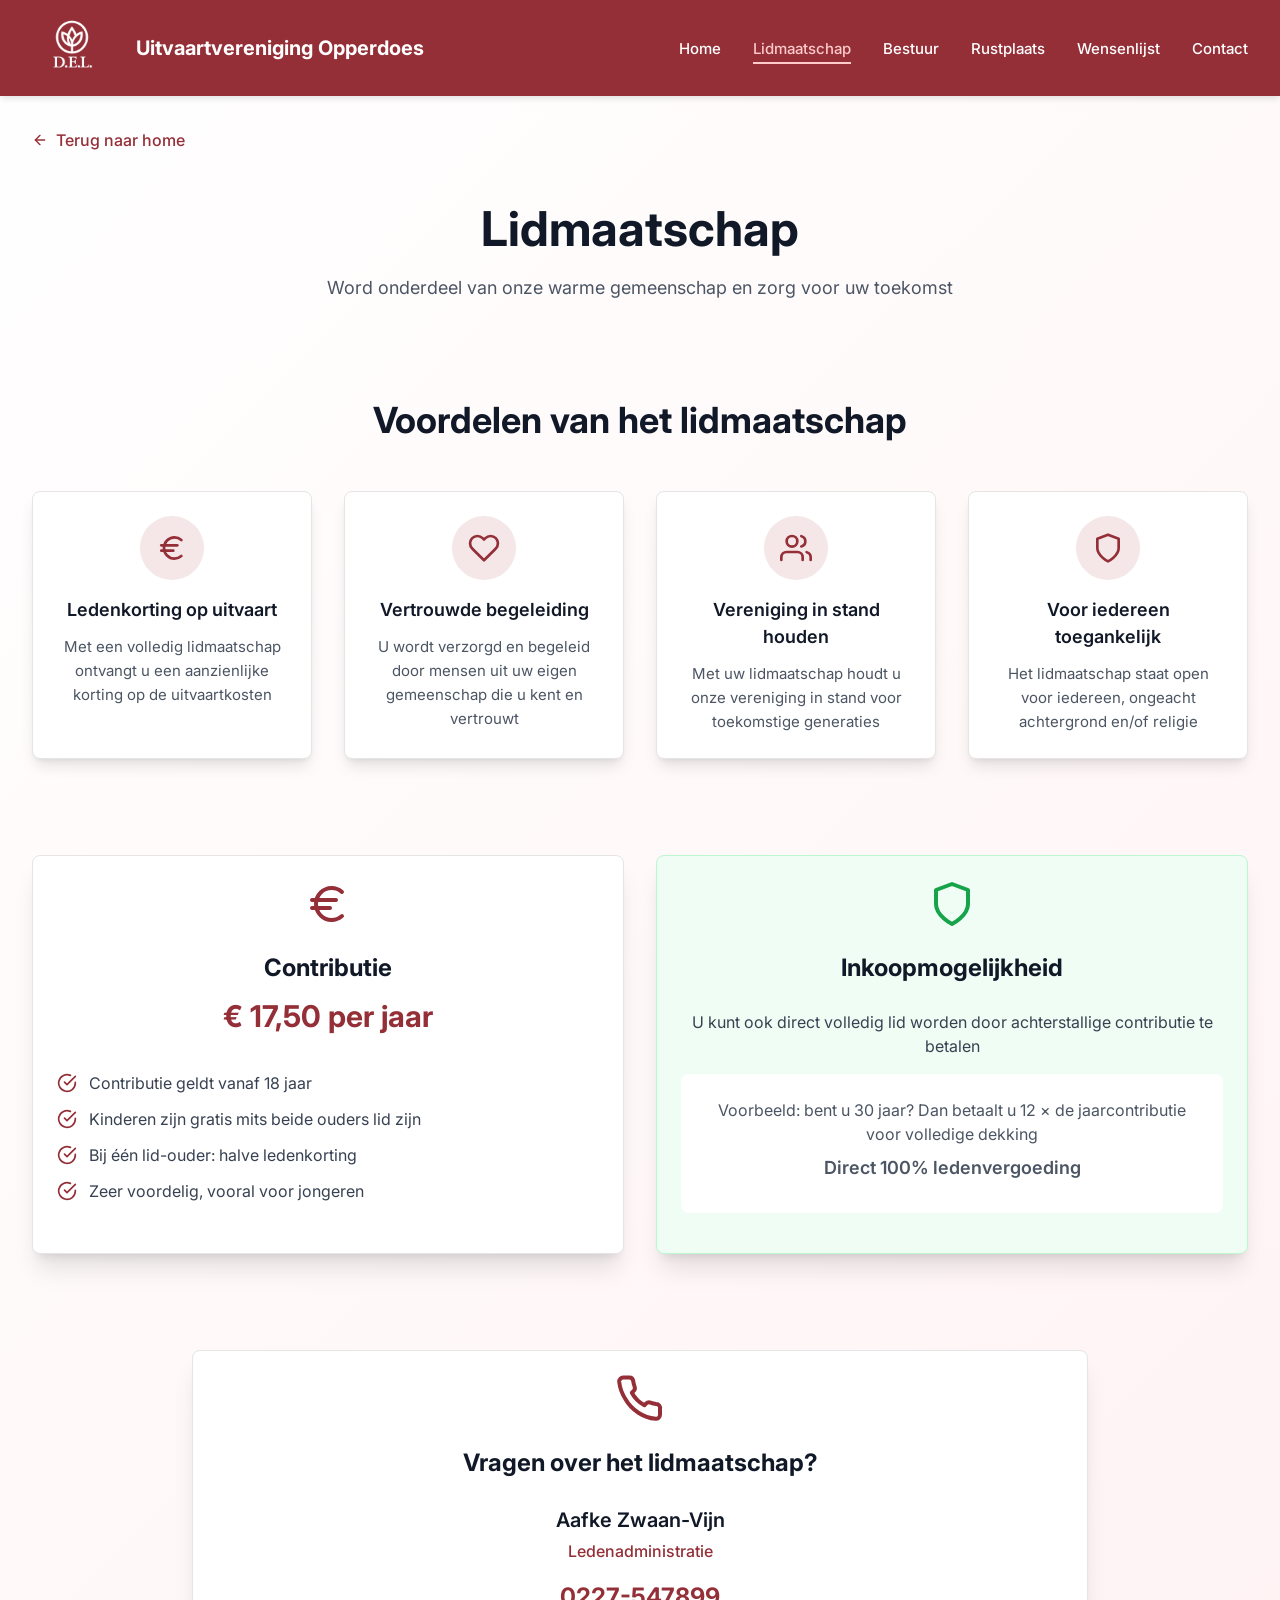
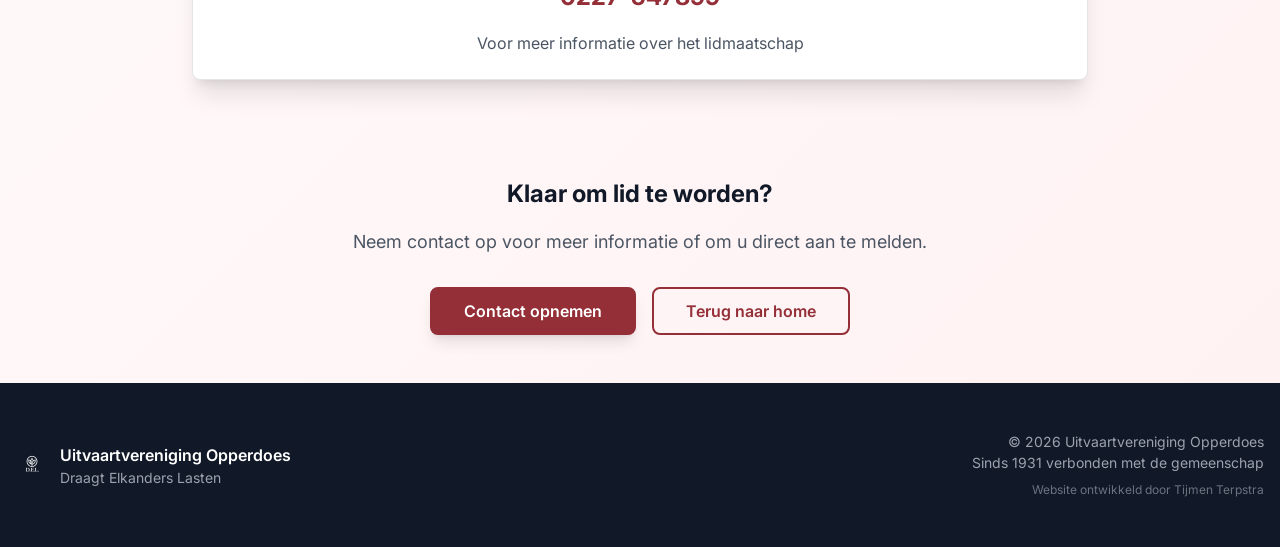
<file: lidmaatschap/index.html>
<!DOCTYPE html>
<html lang="nl">
<head>
  <meta charset="UTF-8">
  <meta name="viewport" content="width=device-width, initial-scale=1.0">
  <title>Lidmaatschap | Uitvaartvereniging Opperdoes D.E.L.</title>
  <meta name="description" content="Word lid van Uitvaartvereniging Opperdoes. Slechts €17,50 per jaar voor uitvaartzorg door vertrouwde dorpsgenoten.">
  <link rel="icon" href="../public/logo_compact_2.png">
  <link rel="stylesheet" href="../css/styles.css?v=3">
</head>
<body data-page="lidmaatschap" data-depth="1">
<div class="page-bg">
  <div id="nav-placeholder"></div>

  <!-- Back link -->
  <a href="../" class="back-link anim">
    <svg xmlns="http://www.w3.org/2000/svg" width="16" height="16" viewBox="0 0 24 24" fill="none" stroke="currentColor" stroke-width="2" stroke-linecap="round" stroke-linejoin="round"><line x1="19" y1="12" x2="5" y2="12"/><polyline points="12 19 5 12 12 5"/></svg>
    Terug naar home
  </a>

  <!-- Page Header -->
  <div class="subpage-header anim d1">
    <h1 class="page-title">Lidmaatschap</h1>
    <p class="section-subtitle">Word onderdeel van onze warme gemeenschap en zorg voor uw toekomst</p>
  </div>

  <!-- Benefits Section -->
  <section class="section-pad anim d2">
    <div class="section-inner">
      <h2 class="section-title text-center mb-12">Voordelen van het lidmaatschap</h2>
      <div class="benefits-grid">
        <div class="card card-no-hover" style="text-align:center">
          <div class="card-header">
            <div class="icon-circle">
              <svg xmlns="http://www.w3.org/2000/svg" viewBox="0 0 24 24" fill="none" stroke="currentColor" stroke-width="2" stroke-linecap="round" stroke-linejoin="round" style="color:var(--brand)"><path d="M4 10h12"/><path d="M4 14h9"/><path d="M19 6a7.7 7.7 0 0 0-5.2-2A7.9 7.9 0 0 0 6 12c0 4.4 3.5 8 7.8 8 2 0 3.8-.8 5.2-2"/></svg>
            </div>
            <div style="font-size:1.125rem;font-weight:600;color:var(--gray-900)">Ledenkorting op uitvaart</div>
          </div>
          <div class="card-content">
            <p style="color:var(--gray-600);line-height:1.6;font-size:0.9375rem">Met een volledig lidmaatschap ontvangt u een aanzienlijke korting op de uitvaartkosten</p>
          </div>
        </div>
        <div class="card card-no-hover" style="text-align:center">
          <div class="card-header">
            <div class="icon-circle">
              <svg xmlns="http://www.w3.org/2000/svg" viewBox="0 0 24 24" fill="none" stroke="currentColor" stroke-width="2" stroke-linecap="round" stroke-linejoin="round" style="color:var(--brand)"><path d="M20.84 4.61a5.5 5.5 0 0 0-7.78 0L12 5.67l-1.06-1.06a5.5 5.5 0 0 0-7.78 7.78l1.06 1.06L12 21.23l7.78-7.78 1.06-1.06a5.5 5.5 0 0 0 0-7.78z"/></svg>
            </div>
            <div style="font-size:1.125rem;font-weight:600;color:var(--gray-900)">Vertrouwde begeleiding</div>
          </div>
          <div class="card-content">
            <p style="color:var(--gray-600);line-height:1.6;font-size:0.9375rem">U wordt verzorgd en begeleid door mensen uit uw eigen gemeenschap die u kent en vertrouwt</p>
          </div>
        </div>
        <div class="card card-no-hover" style="text-align:center">
          <div class="card-header">
            <div class="icon-circle">
              <svg xmlns="http://www.w3.org/2000/svg" viewBox="0 0 24 24" fill="none" stroke="currentColor" stroke-width="2" stroke-linecap="round" stroke-linejoin="round" style="color:var(--brand)"><path d="M17 21v-2a4 4 0 0 0-4-4H5a4 4 0 0 0-4 4v2"/><circle cx="9" cy="7" r="4"/><path d="M23 21v-2a4 4 0 0 0-3-3.87"/><path d="M16 3.13a4 4 0 0 1 0 7.75"/></svg>
            </div>
            <div style="font-size:1.125rem;font-weight:600;color:var(--gray-900)">Vereniging in stand houden</div>
          </div>
          <div class="card-content">
            <p style="color:var(--gray-600);line-height:1.6;font-size:0.9375rem">Met uw lidmaatschap houdt u onze vereniging in stand voor toekomstige generaties</p>
          </div>
        </div>
        <div class="card card-no-hover" style="text-align:center">
          <div class="card-header">
            <div class="icon-circle">
              <svg xmlns="http://www.w3.org/2000/svg" viewBox="0 0 24 24" fill="none" stroke="currentColor" stroke-width="2" stroke-linecap="round" stroke-linejoin="round" style="color:var(--brand)"><path d="M12 22s8-4 8-10V5l-8-3-8 3v7c0 6 8 10 8 10z"/></svg>
            </div>
            <div style="font-size:1.125rem;font-weight:600;color:var(--gray-900)">Voor iedereen toegankelijk</div>
          </div>
          <div class="card-content">
            <p style="color:var(--gray-600);line-height:1.6;font-size:0.9375rem">Het lidmaatschap staat open voor iedereen, ongeacht achtergrond en/of religie</p>
          </div>
        </div>
      </div>
    </div>
  </section>

  <!-- Contribution & Buy-in -->
  <section class="section-pad anim d3">
    <div class="section-inner">
      <div class="contribution-grid">
        <!-- Contribution card -->
        <div class="card card-no-hover" style="box-shadow:var(--shadow-xl)">
          <div class="card-header" style="text-align:center;padding:1.5rem 1.5rem 0">
            <svg xmlns="http://www.w3.org/2000/svg" width="48" height="48" viewBox="0 0 24 24" fill="none" stroke="currentColor" stroke-width="2" stroke-linecap="round" stroke-linejoin="round" style="color:var(--brand);margin:0 auto 1rem"><path d="M4 10h12"/><path d="M4 14h9"/><path d="M19 6a7.7 7.7 0 0 0-5.2-2A7.9 7.9 0 0 0 6 12c0 4.4 3.5 8 7.8 8 2 0 3.8-.8 5.2-2"/></svg>
            <div style="font-size:1.5rem;font-weight:700;color:var(--gray-900);margin-bottom:0.5rem">Contributie</div>
            <div class="contribution-amount">€ 17,50 per jaar</div>
          </div>
          <div class="card-content" style="padding:1.5rem">
            <ul class="check-list">
              <li class="check-item">
                <svg xmlns="http://www.w3.org/2000/svg" width="20" height="20" viewBox="0 0 24 24" fill="none" stroke="currentColor" stroke-width="2" stroke-linecap="round" stroke-linejoin="round" style="color:var(--brand);flex-shrink:0;margin-top:0.125rem"><path d="M22 11.08V12a10 10 0 1 1-5.93-9.14"/><polyline points="22 4 12 14.01 9 11.01"/></svg>
                <span>Contributie geldt vanaf 18 jaar</span>
              </li>
              <li class="check-item">
                <svg xmlns="http://www.w3.org/2000/svg" width="20" height="20" viewBox="0 0 24 24" fill="none" stroke="currentColor" stroke-width="2" stroke-linecap="round" stroke-linejoin="round" style="color:var(--brand);flex-shrink:0;margin-top:0.125rem"><path d="M22 11.08V12a10 10 0 1 1-5.93-9.14"/><polyline points="22 4 12 14.01 9 11.01"/></svg>
                <span>Kinderen zijn gratis mits beide ouders lid zijn</span>
              </li>
              <li class="check-item">
                <svg xmlns="http://www.w3.org/2000/svg" width="20" height="20" viewBox="0 0 24 24" fill="none" stroke="currentColor" stroke-width="2" stroke-linecap="round" stroke-linejoin="round" style="color:var(--brand);flex-shrink:0;margin-top:0.125rem"><path d="M22 11.08V12a10 10 0 1 1-5.93-9.14"/><polyline points="22 4 12 14.01 9 11.01"/></svg>
                <span>Bij één lid-ouder: halve ledenkorting</span>
              </li>
              <li class="check-item">
                <svg xmlns="http://www.w3.org/2000/svg" width="20" height="20" viewBox="0 0 24 24" fill="none" stroke="currentColor" stroke-width="2" stroke-linecap="round" stroke-linejoin="round" style="color:var(--brand);flex-shrink:0;margin-top:0.125rem"><path d="M22 11.08V12a10 10 0 1 1-5.93-9.14"/><polyline points="22 4 12 14.01 9 11.01"/></svg>
                <span>Zeer voordelig, vooral voor jongeren</span>
              </li>
            </ul>
          </div>
        </div>

        <!-- Buy-in card -->
        <div class="card card-green card-no-hover" style="box-shadow:var(--shadow-xl)">
          <div class="card-header" style="text-align:center;padding:1.5rem 1.5rem 0">
            <svg xmlns="http://www.w3.org/2000/svg" width="48" height="48" viewBox="0 0 24 24" fill="none" stroke="currentColor" stroke-width="2" stroke-linecap="round" stroke-linejoin="round" style="color:var(--green-600);margin:0 auto 1rem"><path d="M12 22s8-4 8-10V5l-8-3-8 3v7c0 6 8 10 8 10z"/></svg>
            <div style="font-size:1.5rem;font-weight:700;color:var(--gray-900)">Inkoopmogelijkheid</div>
          </div>
          <div class="card-content" style="padding:1.5rem;text-align:center">
            <p class="buy-in-text">U kunt ook direct volledig lid worden door achterstallige contributie te betalen</p>
            <div class="buy-in-example">
              <p>Voorbeeld: bent u 30 jaar? Dan betaalt u 12 × de jaarcontributie voor volledige dekking</p>
              <p class="buy-in-benefit">Direct 100% ledenvergoeding</p>
            </div>
          </div>
        </div>
      </div>
    </div>
  </section>

  <!-- Contact Person -->
  <section class="section-pad anim d4">
    <div style="max-width:56rem;margin:0 auto">
      <div class="card card-no-hover" style="box-shadow:var(--shadow-xl)">
        <div class="card-header" style="text-align:center;padding:1.5rem 1.5rem 0">
          <svg xmlns="http://www.w3.org/2000/svg" width="48" height="48" viewBox="0 0 24 24" fill="none" stroke="currentColor" stroke-width="2" stroke-linecap="round" stroke-linejoin="round" style="color:var(--brand);margin:0 auto 1rem"><path d="M22 16.92v3a2 2 0 0 1-2.18 2 19.79 19.79 0 0 1-8.63-3.07A19.5 19.5 0 0 1 4.69 12 19.79 19.79 0 0 1 1.61 3.44 2 2 0 0 1 3.6 1.27h3a2 2 0 0 1 2 1.72c.127.96.361 1.903.7 2.81a2 2 0 0 1-.45 2.11L7.91 8.84a16 16 0 0 0 6.29 6.29l.92-.92a2 2 0 0 1 2.11-.45c.907.339 1.85.573 2.81.7A2 2 0 0 1 22 16.92z"/></svg>
          <div style="font-size:1.5rem;font-weight:700;color:var(--gray-900)">Vragen over het lidmaatschap?</div>
        </div>
        <div class="card-content" style="padding:1.5rem;text-align:center">
          <div class="cp-name">Aafke Zwaan-Vijn</div>
          <div class="cp-role">Ledenadministratie</div>
          <a href="tel:0227-547899" class="cp-phone">0227-547899</a>
          <p class="cp-note">Voor meer informatie over het lidmaatschap</p>
        </div>
      </div>
    </div>
  </section>

  <!-- CTA -->
  <section class="cta-section anim d5">
    <div class="cta-inner">
      <h3 class="cta-title">Klaar om lid te worden?</h3>
      <p class="cta-text">Neem contact op voor meer informatie of om u direct aan te melden.</p>
      <div class="cta-btns">
        <a href="../contact/" class="btn btn-brand">Contact opnemen</a>
        <a href="../" class="btn btn-outline">Terug naar home</a>
      </div>
    </div>
  </section>

  <div id="footer-placeholder"></div>
</div>

<script src="../js/main.js?v=3"></script>
</body>
</html>
</file>
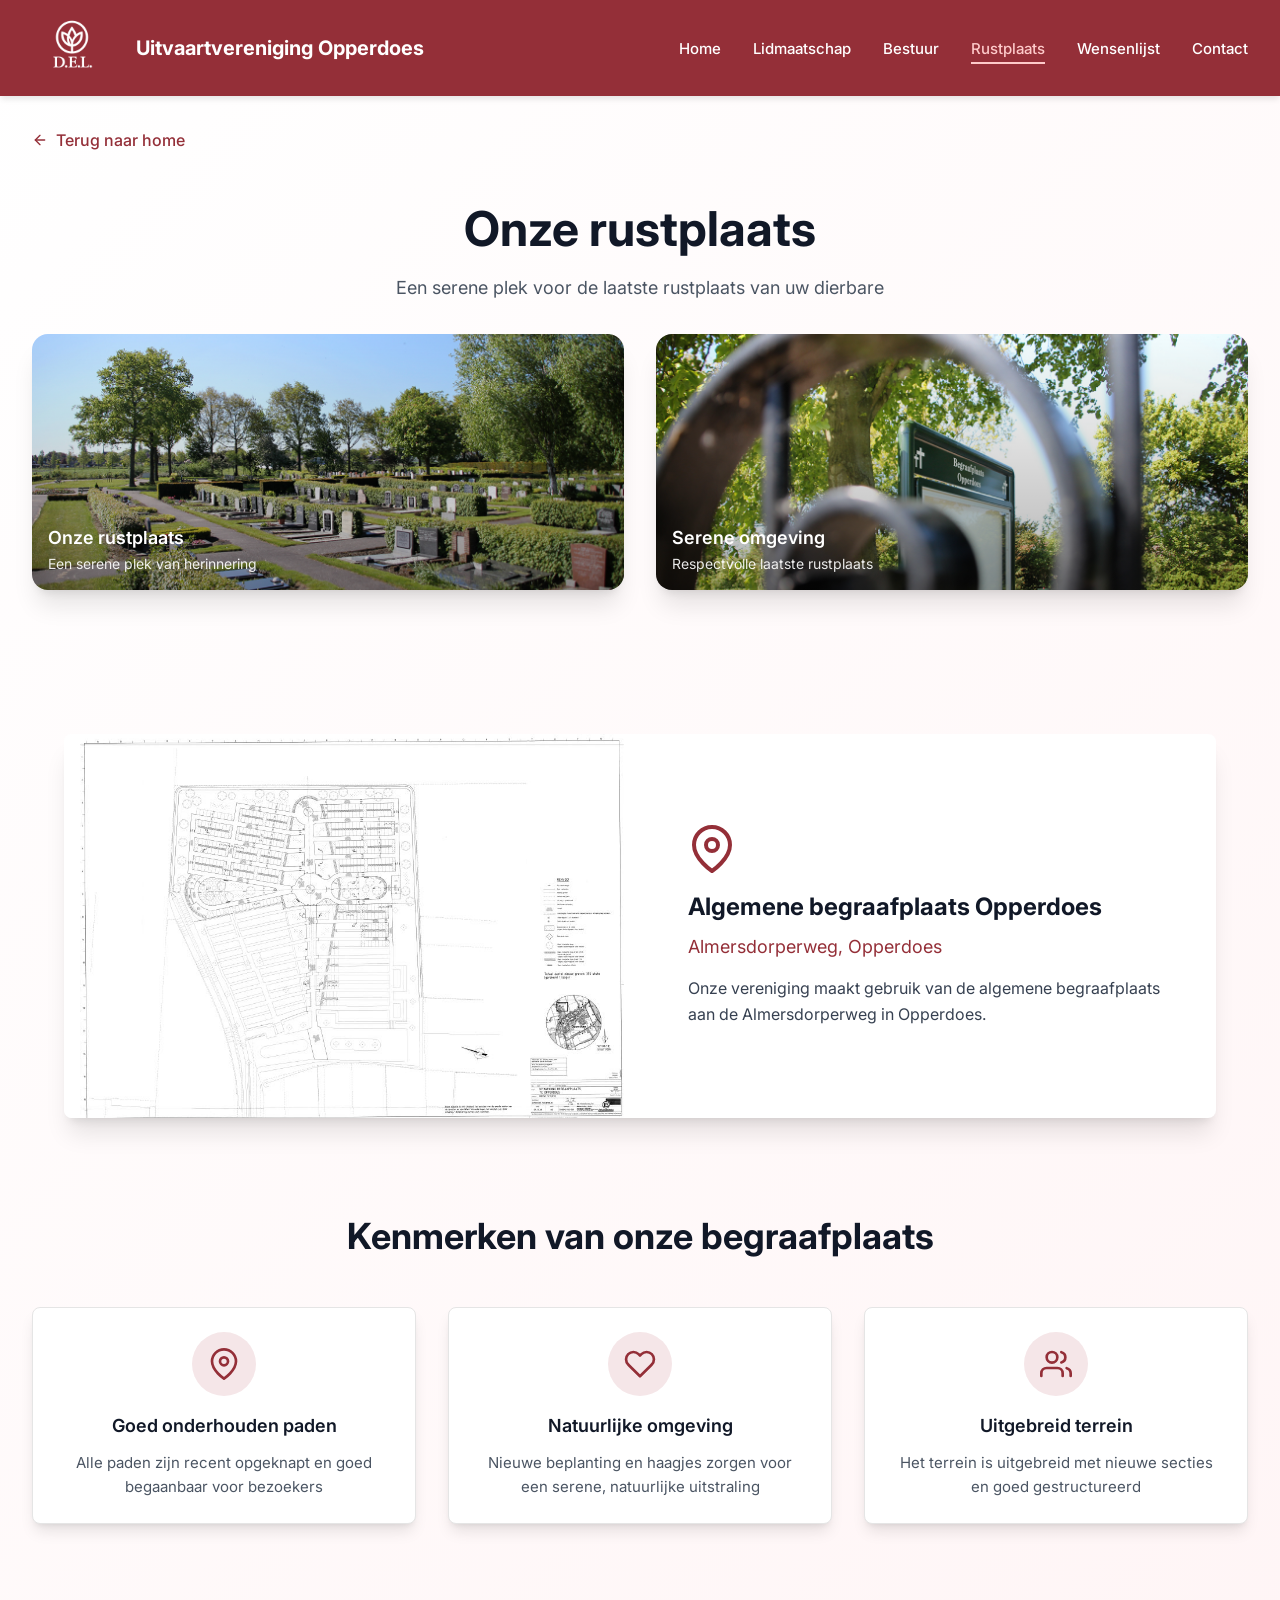
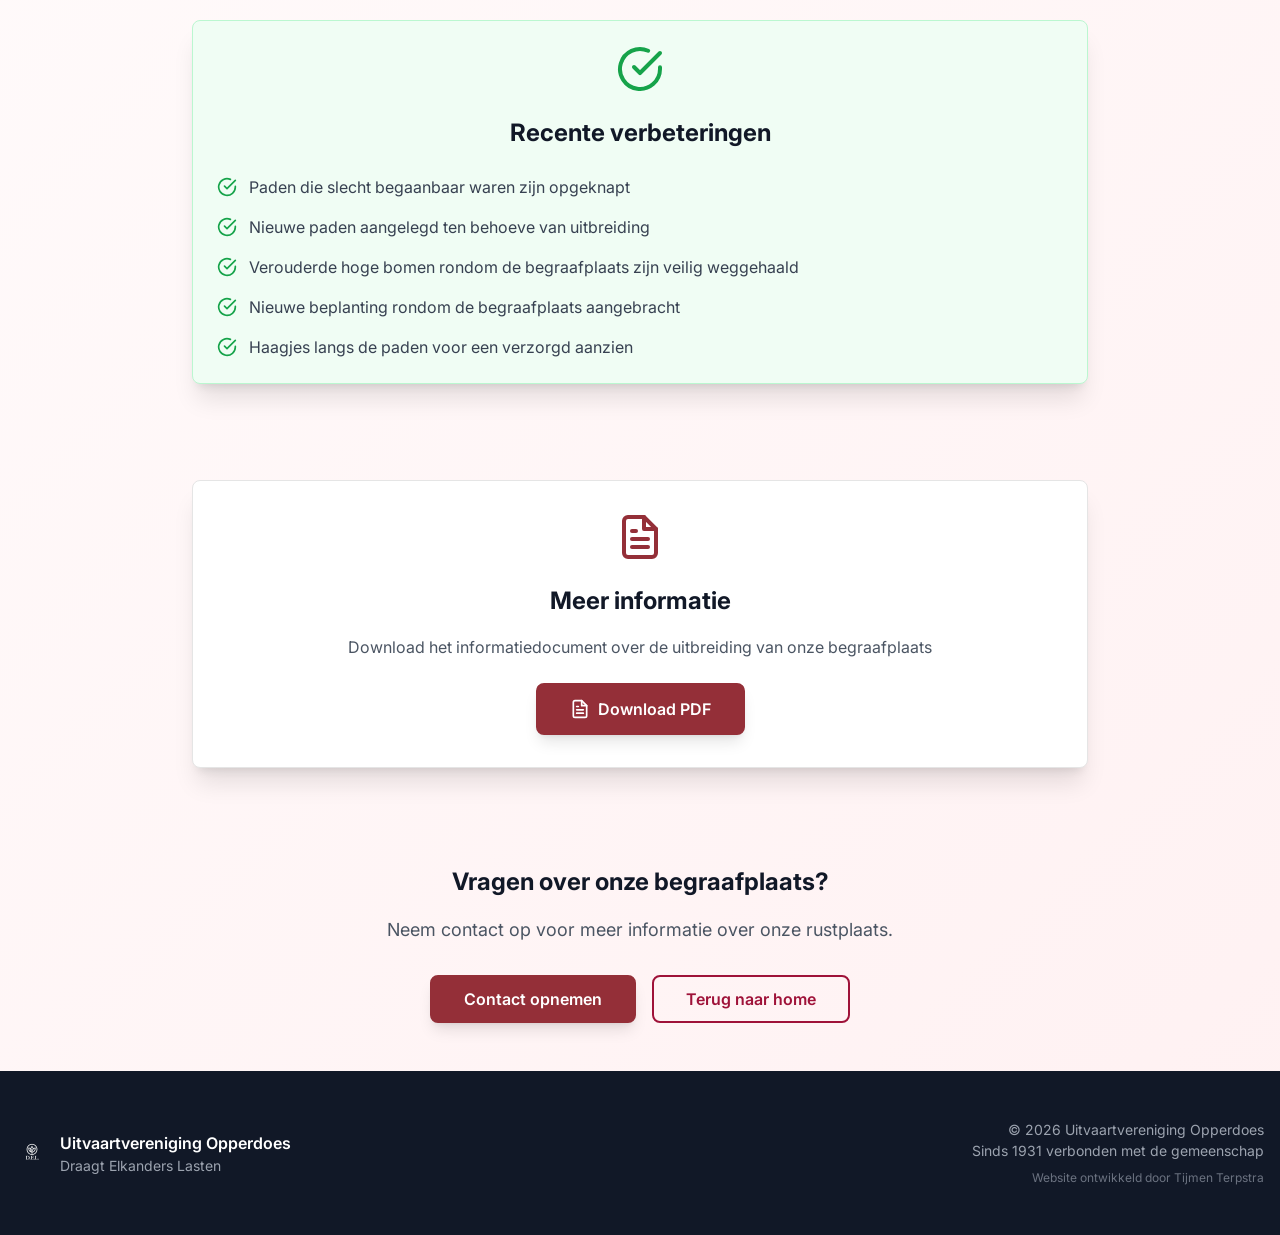
<file: rustplaats/index.html>
<!DOCTYPE html>
<html lang="nl">
<head>
  <meta charset="UTF-8">
  <meta name="viewport" content="width=device-width, initial-scale=1.0">
  <title>Onze Rustplaats | Uitvaartvereniging Opperdoes D.E.L.</title>
  <meta name="description" content="De algemene begraafplaats van Opperdoes - een serene plek voor de laatste rustplaats van uw dierbare.">
  <link rel="icon" href="../public/logo_compact_2.png">
  <link rel="stylesheet" href="../css/styles.css?v=3">
</head>
<body data-page="rustplaats" data-depth="1">
<div class="page-bg">
  <div id="nav-placeholder"></div>

  <!-- Back link -->
  <a href="../" class="back-link anim">
    <svg xmlns="http://www.w3.org/2000/svg" width="16" height="16" viewBox="0 0 24 24" fill="none" stroke="currentColor" stroke-width="2" stroke-linecap="round" stroke-linejoin="round"><line x1="19" y1="12" x2="5" y2="12"/><polyline points="12 19 5 12 12 5"/></svg>
    Terug naar home
  </a>

  <!-- Hero Section -->
  <section class="section-pad anim d1">
    <div class="section-inner">
      <div class="text-center mb-8">
        <h1 class="page-title">Onze rustplaats</h1>
        <p class="section-subtitle">Een serene plek voor de laatste rustplaats van uw dierbare</p>
      </div>

      <!-- Cemetery Images -->
      <div class="cemetery-images">
        <div class="cemetery-img-wrap">
          <img src="../public/images/1733.jpg" alt="Begraafplaats Opperdoes" />
          <div class="cemetery-overlay"></div>
          <div class="cemetery-caption">
            <h3>Onze rustplaats</h3>
            <p>Een serene plek van herinnering</p>
          </div>
        </div>
        <div class="cemetery-img-wrap">
          <img src="../public/images/1734.jpg" alt="Ingang begraafplaats" />
          <div class="cemetery-overlay"></div>
          <div class="cemetery-caption">
            <h3>Serene omgeving</h3>
            <p>Respectvolle laatste rustplaats</p>
          </div>
        </div>
      </div>
    </div>
  </section>

  <!-- Location Info -->
  <section class="section-pad anim d2">
    <div style="max-width:72rem;margin:0 auto">
      <div class="card card-no-hover card-no-border" style="box-shadow:var(--shadow-xl);overflow:hidden">
        <div class="location-card-grid">
          <div class="location-map-side">
            <img src="../public/Uitbreiding_begraafplaats.jpg" alt="Plattegrond Algemene begraafplaats Opperdoes" />
          </div>
          <div class="location-content">
            <svg xmlns="http://www.w3.org/2000/svg" width="48" height="48" viewBox="0 0 24 24" fill="none" stroke="currentColor" stroke-width="2" stroke-linecap="round" stroke-linejoin="round" style="color:var(--brand);margin-bottom:1rem"><path d="M21 10c0 7-9 13-9 13s-9-6-9-13a9 9 0 0 1 18 0z"/><circle cx="12" cy="10" r="3"/></svg>
            <div class="location-title">Algemene begraafplaats Opperdoes</div>
            <div class="location-address">Almersdorperweg, Opperdoes</div>
            <p class="location-description">Onze vereniging maakt gebruik van de algemene begraafplaats aan de Almersdorperweg in Opperdoes.</p>
          </div>
        </div>
      </div>
    </div>
  </section>

  <!-- Features -->
  <section class="section-pad anim d3">
    <div class="section-inner">
      <h2 class="section-title text-center mb-12">Kenmerken van onze begraafplaats</h2>
      <div class="features-grid">
        <div class="card card-no-hover" style="text-align:center">
          <div class="card-header">
            <div class="icon-circle">
              <svg xmlns="http://www.w3.org/2000/svg" viewBox="0 0 24 24" fill="none" stroke="currentColor" stroke-width="2" stroke-linecap="round" stroke-linejoin="round" style="color:var(--brand)"><path d="M21 10c0 7-9 13-9 13s-9-6-9-13a9 9 0 0 1 18 0z"/><circle cx="12" cy="10" r="3"/></svg>
            </div>
            <div style="font-size:1.125rem;font-weight:600;color:var(--gray-900)">Goed onderhouden paden</div>
          </div>
          <div class="card-content">
            <p style="color:var(--gray-600);line-height:1.6;font-size:0.9375rem">Alle paden zijn recent opgeknapt en goed begaanbaar voor bezoekers</p>
          </div>
        </div>
        <div class="card card-no-hover" style="text-align:center">
          <div class="card-header">
            <div class="icon-circle">
              <svg xmlns="http://www.w3.org/2000/svg" viewBox="0 0 24 24" fill="none" stroke="currentColor" stroke-width="2" stroke-linecap="round" stroke-linejoin="round" style="color:var(--brand)"><path d="M20.84 4.61a5.5 5.5 0 0 0-7.78 0L12 5.67l-1.06-1.06a5.5 5.5 0 0 0-7.78 7.78l1.06 1.06L12 21.23l7.78-7.78 1.06-1.06a5.5 5.5 0 0 0 0-7.78z"/></svg>
            </div>
            <div style="font-size:1.125rem;font-weight:600;color:var(--gray-900)">Natuurlijke omgeving</div>
          </div>
          <div class="card-content">
            <p style="color:var(--gray-600);line-height:1.6;font-size:0.9375rem">Nieuwe beplanting en haagjes zorgen voor een serene, natuurlijke uitstraling</p>
          </div>
        </div>
        <div class="card card-no-hover" style="text-align:center">
          <div class="card-header">
            <div class="icon-circle">
              <svg xmlns="http://www.w3.org/2000/svg" viewBox="0 0 24 24" fill="none" stroke="currentColor" stroke-width="2" stroke-linecap="round" stroke-linejoin="round" style="color:var(--brand)"><path d="M17 21v-2a4 4 0 0 0-4-4H5a4 4 0 0 0-4 4v2"/><circle cx="9" cy="7" r="4"/><path d="M23 21v-2a4 4 0 0 0-3-3.87"/><path d="M16 3.13a4 4 0 0 1 0 7.75"/></svg>
            </div>
            <div style="font-size:1.125rem;font-weight:600;color:var(--gray-900)">Uitgebreid terrein</div>
          </div>
          <div class="card-content">
            <p style="color:var(--gray-600);line-height:1.6;font-size:0.9375rem">Het terrein is uitgebreid met nieuwe secties en goed gestructureerd</p>
          </div>
        </div>
      </div>
    </div>
  </section>

  <!-- Improvements -->
  <section class="section-pad anim d4">
    <div style="max-width:56rem;margin:0 auto">
      <div class="card card-green card-no-hover" style="box-shadow:var(--shadow-xl)">
        <div class="card-header" style="text-align:center;padding:1.5rem 1.5rem 0">
          <svg xmlns="http://www.w3.org/2000/svg" width="48" height="48" viewBox="0 0 24 24" fill="none" stroke="currentColor" stroke-width="2" stroke-linecap="round" stroke-linejoin="round" style="color:var(--green-600);margin:0 auto 1rem"><path d="M22 11.08V12a10 10 0 1 1-5.93-9.14"/><polyline points="22 4 12 14.01 9 11.01"/></svg>
          <div style="font-size:1.5rem;font-weight:700;color:var(--gray-900)">Recente verbeteringen</div>
        </div>
        <div class="card-content" style="padding:1.5rem">
          <ul class="improvements-list">
            <li class="improvements-item">
              <svg xmlns="http://www.w3.org/2000/svg" width="20" height="20" viewBox="0 0 24 24" fill="none" stroke="currentColor" stroke-width="2" stroke-linecap="round" stroke-linejoin="round" style="color:var(--green-600);flex-shrink:0;margin-top:0.125rem"><path d="M22 11.08V12a10 10 0 1 1-5.93-9.14"/><polyline points="22 4 12 14.01 9 11.01"/></svg>
              <span>Paden die slecht begaanbaar waren zijn opgeknapt</span>
            </li>
            <li class="improvements-item">
              <svg xmlns="http://www.w3.org/2000/svg" width="20" height="20" viewBox="0 0 24 24" fill="none" stroke="currentColor" stroke-width="2" stroke-linecap="round" stroke-linejoin="round" style="color:var(--green-600);flex-shrink:0;margin-top:0.125rem"><path d="M22 11.08V12a10 10 0 1 1-5.93-9.14"/><polyline points="22 4 12 14.01 9 11.01"/></svg>
              <span>Nieuwe paden aangelegd ten behoeve van uitbreiding</span>
            </li>
            <li class="improvements-item">
              <svg xmlns="http://www.w3.org/2000/svg" width="20" height="20" viewBox="0 0 24 24" fill="none" stroke="currentColor" stroke-width="2" stroke-linecap="round" stroke-linejoin="round" style="color:var(--green-600);flex-shrink:0;margin-top:0.125rem"><path d="M22 11.08V12a10 10 0 1 1-5.93-9.14"/><polyline points="22 4 12 14.01 9 11.01"/></svg>
              <span>Verouderde hoge bomen rondom de begraafplaats zijn veilig weggehaald</span>
            </li>
            <li class="improvements-item">
              <svg xmlns="http://www.w3.org/2000/svg" width="20" height="20" viewBox="0 0 24 24" fill="none" stroke="currentColor" stroke-width="2" stroke-linecap="round" stroke-linejoin="round" style="color:var(--green-600);flex-shrink:0;margin-top:0.125rem"><path d="M22 11.08V12a10 10 0 1 1-5.93-9.14"/><polyline points="22 4 12 14.01 9 11.01"/></svg>
              <span>Nieuwe beplanting rondom de begraafplaats aangebracht</span>
            </li>
            <li class="improvements-item">
              <svg xmlns="http://www.w3.org/2000/svg" width="20" height="20" viewBox="0 0 24 24" fill="none" stroke="currentColor" stroke-width="2" stroke-linecap="round" stroke-linejoin="round" style="color:var(--green-600);flex-shrink:0;margin-top:0.125rem"><path d="M22 11.08V12a10 10 0 1 1-5.93-9.14"/><polyline points="22 4 12 14.01 9 11.01"/></svg>
              <span>Haagjes langs de paden voor een verzorgd aanzien</span>
            </li>
          </ul>
        </div>
      </div>
    </div>
  </section>

  <!-- PDF Download -->
  <section class="section-pad anim d5">
    <div style="max-width:56rem;margin:0 auto">
      <div class="card card-no-hover" style="box-shadow:var(--shadow-xl)">
        <div style="padding:2rem;text-align:center">
          <svg xmlns="http://www.w3.org/2000/svg" width="48" height="48" viewBox="0 0 24 24" fill="none" stroke="currentColor" stroke-width="2" stroke-linecap="round" stroke-linejoin="round" style="color:var(--brand);margin:0 auto 1rem"><path d="M14 2H6a2 2 0 0 0-2 2v16a2 2 0 0 0 2 2h12a2 2 0 0 0 2-2V8z"/><polyline points="14 2 14 8 20 8"/><line x1="16" y1="13" x2="8" y2="13"/><line x1="16" y1="17" x2="8" y2="17"/><polyline points="10 9 9 9 8 9"/></svg>
          <div style="font-size:1.5rem;font-weight:700;color:var(--gray-900);margin-bottom:1rem">Meer informatie</div>
          <p style="color:var(--gray-600);margin-bottom:1.5rem">Download het informatiedocument over de uitbreiding van onze begraafplaats</p>
          <a href="../public/Uitbreiding_begraafplaats_Opperdoes.pdf" target="_blank" rel="noopener noreferrer" class="btn btn-brand">
            <svg xmlns="http://www.w3.org/2000/svg" width="20" height="20" viewBox="0 0 24 24" fill="none" stroke="currentColor" stroke-width="2" stroke-linecap="round" stroke-linejoin="round"><path d="M14 2H6a2 2 0 0 0-2 2v16a2 2 0 0 0 2 2h12a2 2 0 0 0 2-2V8z"/><polyline points="14 2 14 8 20 8"/><line x1="16" y1="13" x2="8" y2="13"/><line x1="16" y1="17" x2="8" y2="17"/><polyline points="10 9 9 9 8 9"/></svg>
            Download PDF
          </a>
        </div>
      </div>
    </div>
  </section>

  <!-- CTA -->
  <section class="cta-section anim d6">
    <div class="cta-inner">
      <h3 class="cta-title">Vragen over onze begraafplaats?</h3>
      <p class="cta-text">Neem contact op voor meer informatie over onze rustplaats.</p>
      <div class="cta-btns">
        <a href="../contact/" class="btn btn-brand">Contact opnemen</a>
        <a href="../" class="btn btn-outline-dark">Terug naar home</a>
      </div>
    </div>
  </section>

  <div id="footer-placeholder"></div>
</div>

<script src="../js/main.js?v=3"></script>
</body>
</html>
</file>
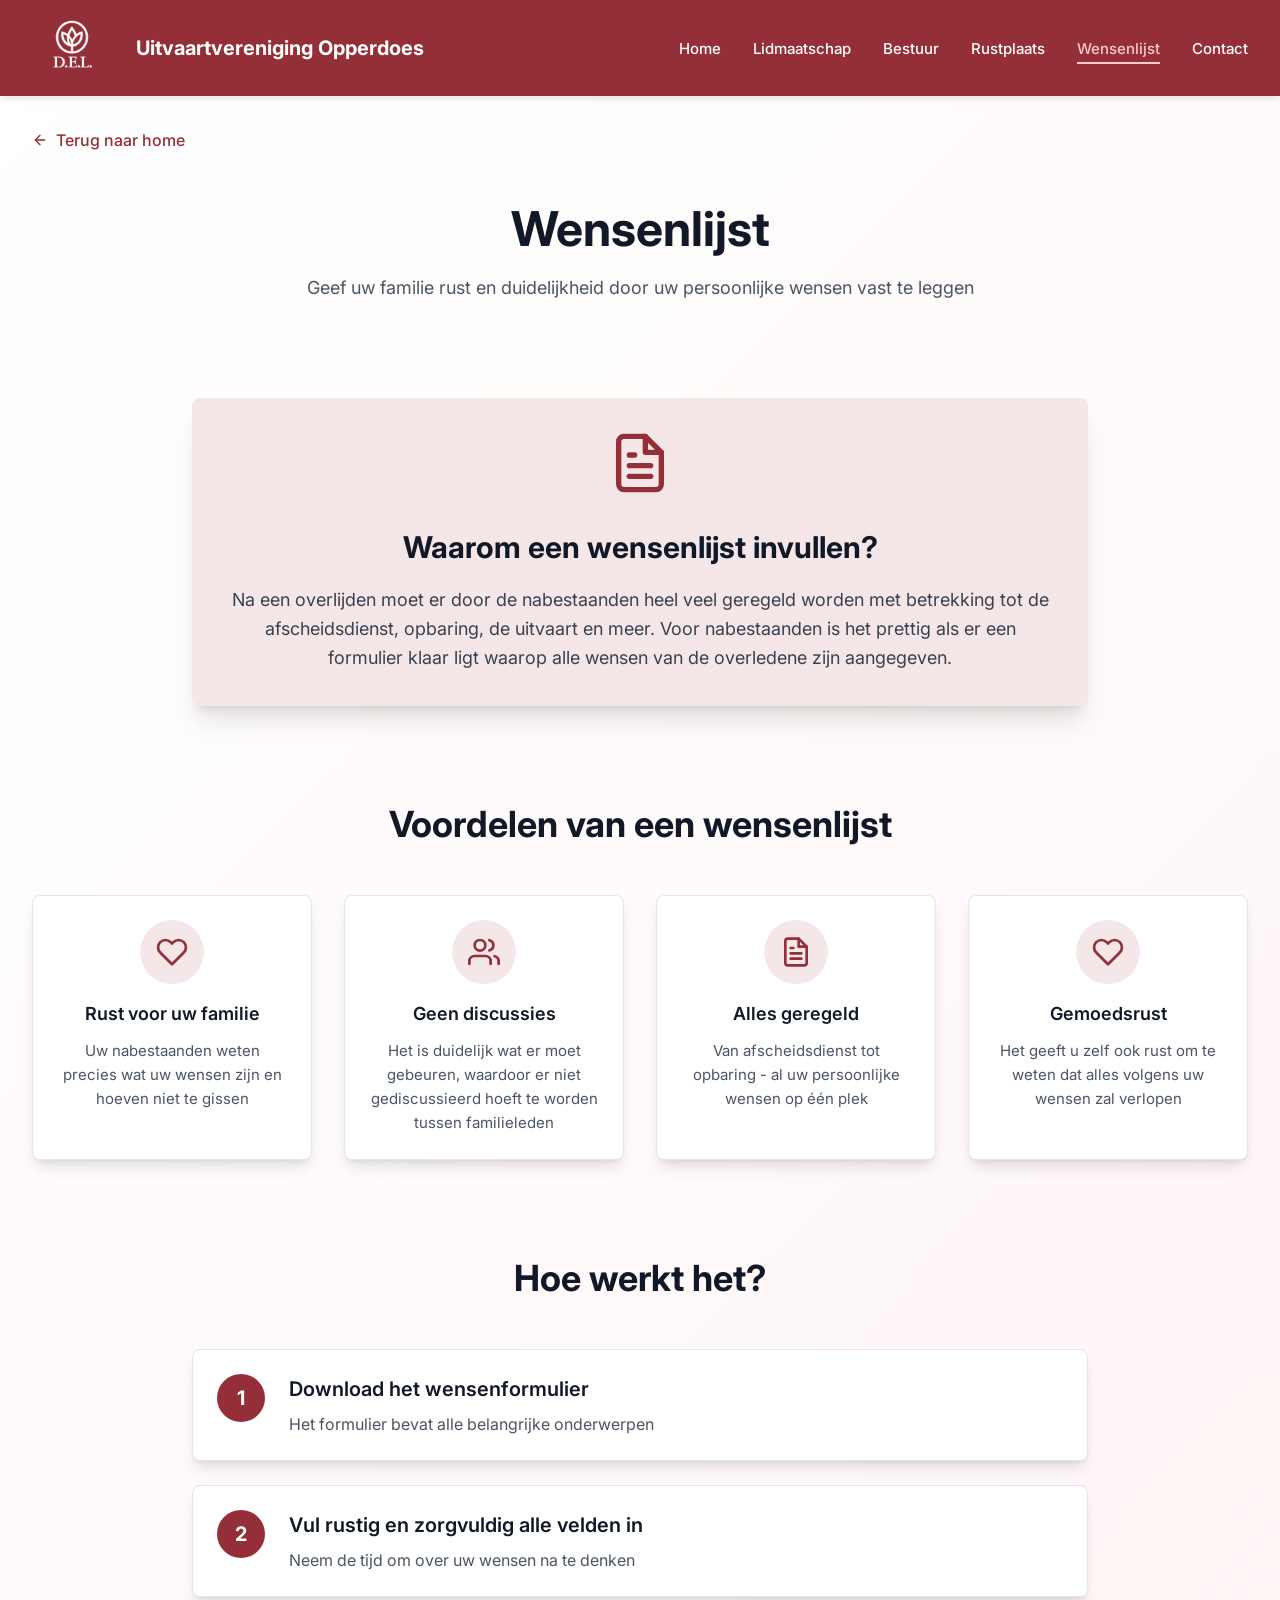
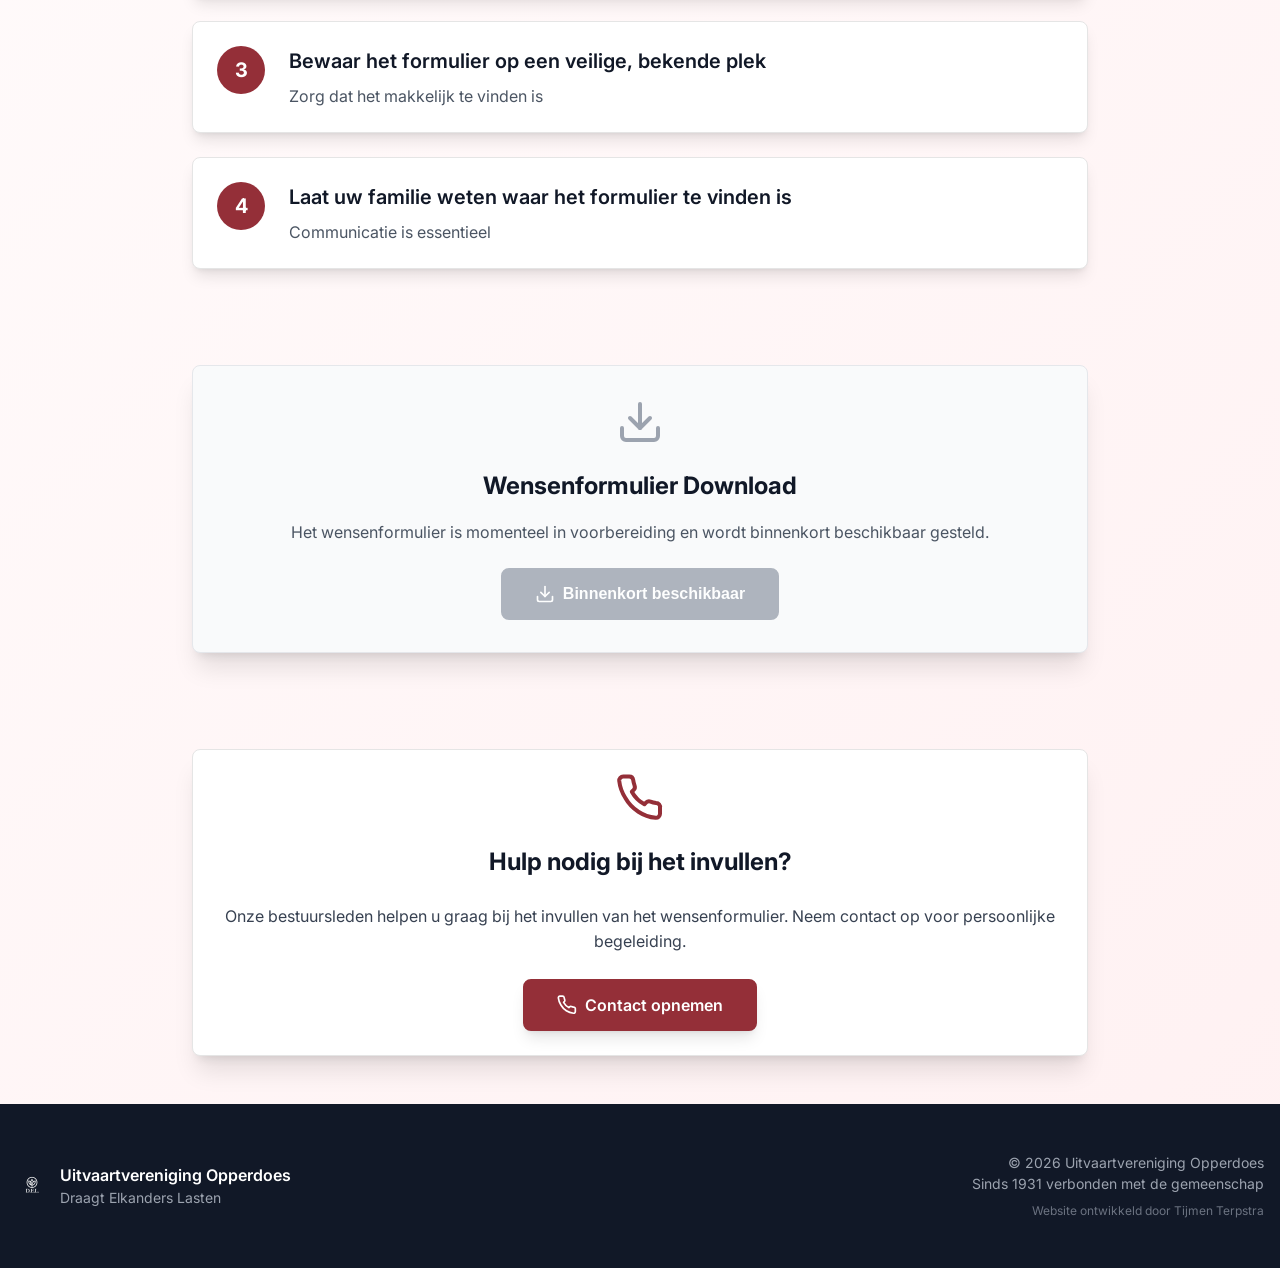
<file: wensenlijst/index.html>
<!DOCTYPE html>
<html lang="nl">
<head>
  <meta charset="UTF-8">
  <meta name="viewport" content="width=device-width, initial-scale=1.0">
  <title>Wensenlijst | Uitvaartvereniging Opperdoes D.E.L.</title>
  <meta name="description" content="Leg uw persoonlijke uitvaartwensen vast met de wensenlijst van Uitvaartvereniging Opperdoes. Geef uw familie rust en duidelijkheid.">
  <link rel="icon" href="../public/logo_compact_2.png">
  <link rel="stylesheet" href="../css/styles.css?v=3">
</head>
<body data-page="wensenlijst" data-depth="1">
<div class="page-bg">
  <div id="nav-placeholder"></div>

  <!-- Back link -->
  <a href="../" class="back-link anim">
    <svg xmlns="http://www.w3.org/2000/svg" width="16" height="16" viewBox="0 0 24 24" fill="none" stroke="currentColor" stroke-width="2" stroke-linecap="round" stroke-linejoin="round"><line x1="19" y1="12" x2="5" y2="12"/><polyline points="12 19 5 12 12 5"/></svg>
    Terug naar home
  </a>

  <!-- Hero Section -->
  <section class="section-pad anim d1">
    <div class="section-inner">
      <div class="text-center">
        <h1 class="page-title">Wensenlijst</h1>
        <p class="section-subtitle">Geef uw familie rust en duidelijkheid door uw persoonlijke wensen vast te leggen</p>
      </div>
    </div>
  </section>

  <!-- Why Section -->
  <section class="section-pad anim d2">
    <div style="max-width:56rem;margin:0 auto">
      <div class="card card-brand-light card-no-hover" style="box-shadow:var(--shadow-xl)">
        <div class="why-card-content">
          <svg xmlns="http://www.w3.org/2000/svg" width="64" height="64" viewBox="0 0 24 24" fill="none" stroke="currentColor" stroke-width="2" stroke-linecap="round" stroke-linejoin="round" style="color:var(--brand);margin:0 auto 1.5rem"><path d="M14 2H6a2 2 0 0 0-2 2v16a2 2 0 0 0 2 2h12a2 2 0 0 0 2-2V8z"/><polyline points="14 2 14 8 20 8"/><line x1="16" y1="13" x2="8" y2="13"/><line x1="16" y1="17" x2="8" y2="17"/><polyline points="10 9 9 9 8 9"/></svg>
          <h2 class="why-title">Waarom een wensenlijst invullen?</h2>
          <p class="why-desc">Na een overlijden moet er door de nabestaanden heel veel geregeld worden met betrekking tot de afscheidsdienst, opbaring, de uitvaart en meer. Voor nabestaanden is het prettig als er een formulier klaar ligt waarop alle wensen van de overledene zijn aangegeven.</p>
        </div>
      </div>
    </div>
  </section>

  <!-- Benefits -->
  <section class="section-pad anim d3">
    <div class="section-inner">
      <h2 class="section-title text-center mb-12">Voordelen van een wensenlijst</h2>
      <div class="benefits-grid">
        <div class="card card-no-hover" style="text-align:center">
          <div class="card-header">
            <div class="icon-circle">
              <svg xmlns="http://www.w3.org/2000/svg" viewBox="0 0 24 24" fill="none" stroke="currentColor" stroke-width="2" stroke-linecap="round" stroke-linejoin="round" style="color:var(--brand)"><path d="M20.84 4.61a5.5 5.5 0 0 0-7.78 0L12 5.67l-1.06-1.06a5.5 5.5 0 0 0-7.78 7.78l1.06 1.06L12 21.23l7.78-7.78 1.06-1.06a5.5 5.5 0 0 0 0-7.78z"/></svg>
            </div>
            <div style="font-size:1.125rem;font-weight:600;color:var(--gray-900)">Rust voor uw familie</div>
          </div>
          <div class="card-content">
            <p style="color:var(--gray-600);line-height:1.6;font-size:0.9375rem">Uw nabestaanden weten precies wat uw wensen zijn en hoeven niet te gissen</p>
          </div>
        </div>
        <div class="card card-no-hover" style="text-align:center">
          <div class="card-header">
            <div class="icon-circle">
              <svg xmlns="http://www.w3.org/2000/svg" viewBox="0 0 24 24" fill="none" stroke="currentColor" stroke-width="2" stroke-linecap="round" stroke-linejoin="round" style="color:var(--brand)"><path d="M17 21v-2a4 4 0 0 0-4-4H5a4 4 0 0 0-4 4v2"/><circle cx="9" cy="7" r="4"/><path d="M23 21v-2a4 4 0 0 0-3-3.87"/><path d="M16 3.13a4 4 0 0 1 0 7.75"/></svg>
            </div>
            <div style="font-size:1.125rem;font-weight:600;color:var(--gray-900)">Geen discussies</div>
          </div>
          <div class="card-content">
            <p style="color:var(--gray-600);line-height:1.6;font-size:0.9375rem">Het is duidelijk wat er moet gebeuren, waardoor er niet gediscussieerd hoeft te worden tussen familieleden</p>
          </div>
        </div>
        <div class="card card-no-hover" style="text-align:center">
          <div class="card-header">
            <div class="icon-circle">
              <svg xmlns="http://www.w3.org/2000/svg" viewBox="0 0 24 24" fill="none" stroke="currentColor" stroke-width="2" stroke-linecap="round" stroke-linejoin="round" style="color:var(--brand)"><path d="M14 2H6a2 2 0 0 0-2 2v16a2 2 0 0 0 2 2h12a2 2 0 0 0 2-2V8z"/><polyline points="14 2 14 8 20 8"/><line x1="16" y1="13" x2="8" y2="13"/><line x1="16" y1="17" x2="8" y2="17"/><polyline points="10 9 9 9 8 9"/></svg>
            </div>
            <div style="font-size:1.125rem;font-weight:600;color:var(--gray-900)">Alles geregeld</div>
          </div>
          <div class="card-content">
            <p style="color:var(--gray-600);line-height:1.6;font-size:0.9375rem">Van afscheidsdienst tot opbaring - al uw persoonlijke wensen op één plek</p>
          </div>
        </div>
        <div class="card card-no-hover" style="text-align:center">
          <div class="card-header">
            <div class="icon-circle">
              <svg xmlns="http://www.w3.org/2000/svg" viewBox="0 0 24 24" fill="none" stroke="currentColor" stroke-width="2" stroke-linecap="round" stroke-linejoin="round" style="color:var(--brand)"><path d="M20.84 4.61a5.5 5.5 0 0 0-7.78 0L12 5.67l-1.06-1.06a5.5 5.5 0 0 0-7.78 7.78l1.06 1.06L12 21.23l7.78-7.78 1.06-1.06a5.5 5.5 0 0 0 0-7.78z"/></svg>
            </div>
            <div style="font-size:1.125rem;font-weight:600;color:var(--gray-900)">Gemoedsrust</div>
          </div>
          <div class="card-content">
            <p style="color:var(--gray-600);line-height:1.6;font-size:0.9375rem">Het geeft u zelf ook rust om te weten dat alles volgens uw wensen zal verlopen</p>
          </div>
        </div>
      </div>
    </div>
  </section>

  <!-- Process Steps -->
  <section class="section-pad anim d4">
    <div style="max-width:56rem;margin:0 auto">
      <h2 class="section-title text-center mb-12">Hoe werkt het?</h2>
      <div class="process-list">
        <div class="card card-no-hover">
          <div class="process-item">
            <div class="process-number">1</div>
            <div>
              <div class="process-step-title">Download het wensenformulier</div>
              <p class="process-step-desc">Het formulier bevat alle belangrijke onderwerpen</p>
            </div>
          </div>
        </div>
        <div class="card card-no-hover">
          <div class="process-item">
            <div class="process-number">2</div>
            <div>
              <div class="process-step-title">Vul rustig en zorgvuldig alle velden in</div>
              <p class="process-step-desc">Neem de tijd om over uw wensen na te denken</p>
            </div>
          </div>
        </div>
        <div class="card card-no-hover">
          <div class="process-item">
            <div class="process-number">3</div>
            <div>
              <div class="process-step-title">Bewaar het formulier op een veilige, bekende plek</div>
              <p class="process-step-desc">Zorg dat het makkelijk te vinden is</p>
            </div>
          </div>
        </div>
        <div class="card card-no-hover">
          <div class="process-item">
            <div class="process-number">4</div>
            <div>
              <div class="process-step-title">Laat uw familie weten waar het formulier te vinden is</div>
              <p class="process-step-desc">Communicatie is essentieel</p>
            </div>
          </div>
        </div>
      </div>
    </div>
  </section>

  <!-- Download Section (disabled) -->
  <section class="section-pad anim d5">
    <div style="max-width:56rem;margin:0 auto">
      <div class="card card-gray card-no-hover" style="box-shadow:var(--shadow-xl)">
        <div class="download-card-content">
          <svg xmlns="http://www.w3.org/2000/svg" width="48" height="48" viewBox="0 0 24 24" fill="none" stroke="currentColor" stroke-width="2" stroke-linecap="round" stroke-linejoin="round" style="color:var(--gray-400);margin:0 auto 1rem"><path d="M21 15v4a2 2 0 0 1-2 2H5a2 2 0 0 1-2-2v-4"/><polyline points="7 10 12 15 17 10"/><line x1="12" y1="15" x2="12" y2="3"/></svg>
          <div class="download-title">Wensenformulier Download</div>
          <p class="download-desc">Het wensenformulier is momenteel in voorbereiding en wordt binnenkort beschikbaar gesteld.</p>
          <button disabled class="btn btn-disabled">
            <svg xmlns="http://www.w3.org/2000/svg" width="20" height="20" viewBox="0 0 24 24" fill="none" stroke="currentColor" stroke-width="2" stroke-linecap="round" stroke-linejoin="round"><path d="M21 15v4a2 2 0 0 1-2 2H5a2 2 0 0 1-2-2v-4"/><polyline points="7 10 12 15 17 10"/><line x1="12" y1="15" x2="12" y2="3"/></svg>
            Binnenkort beschikbaar
          </button>
        </div>
      </div>
    </div>
  </section>

  <!-- Support Section -->
  <section class="section-pad anim d6">
    <div style="max-width:56rem;margin:0 auto">
      <div class="card card-no-hover" style="box-shadow:var(--shadow-xl)">
        <div class="card-header" style="text-align:center;padding:1.5rem 1.5rem 0">
          <svg xmlns="http://www.w3.org/2000/svg" width="48" height="48" viewBox="0 0 24 24" fill="none" stroke="currentColor" stroke-width="2" stroke-linecap="round" stroke-linejoin="round" style="color:var(--brand);margin:0 auto 1rem"><path d="M22 16.92v3a2 2 0 0 1-2.18 2 19.79 19.79 0 0 1-8.63-3.07A19.5 19.5 0 0 1 4.69 12 19.79 19.79 0 0 1 1.61 3.44 2 2 0 0 1 3.6 1.27h3a2 2 0 0 1 2 1.72c.127.96.361 1.903.7 2.81a2 2 0 0 1-.45 2.11L7.91 8.84a16 16 0 0 0 6.29 6.29l.92-.92a2 2 0 0 1 2.11-.45c.907.339 1.85.573 2.81.7A2 2 0 0 1 22 16.92z"/></svg>
          <div style="font-size:1.5rem;font-weight:700;color:var(--gray-900)">Hulp nodig bij het invullen?</div>
        </div>
        <div class="card-content" style="padding:1.5rem;text-align:center">
          <p class="support-desc">Onze bestuursleden helpen u graag bij het invullen van het wensenformulier. Neem contact op voor persoonlijke begeleiding.</p>
          <a href="../contact/" class="btn btn-brand">
            <svg xmlns="http://www.w3.org/2000/svg" width="20" height="20" viewBox="0 0 24 24" fill="none" stroke="currentColor" stroke-width="2" stroke-linecap="round" stroke-linejoin="round"><path d="M22 16.92v3a2 2 0 0 1-2.18 2 19.79 19.79 0 0 1-8.63-3.07A19.5 19.5 0 0 1 4.69 12 19.79 19.79 0 0 1 1.61 3.44 2 2 0 0 1 3.6 1.27h3a2 2 0 0 1 2 1.72c.127.96.361 1.903.7 2.81a2 2 0 0 1-.45 2.11L7.91 8.84a16 16 0 0 0 6.29 6.29l.92-.92a2 2 0 0 1 2.11-.45c.907.339 1.85.573 2.81.7A2 2 0 0 1 22 16.92z"/></svg>
            Contact opnemen
          </a>
        </div>
      </div>
    </div>
  </section>

<div id="footer-placeholder"></div>
</div>

<script src="../js/main.js?v=3"></script>
</body>
</html>
</file>
<file: css/styles.css>
@import url('https://fonts.googleapis.com/css2?family=Inter:wght@400;500;600;700;900&display=swap');

*, *::before, *::after { box-sizing: border-box; margin: 0; padding: 0; }

:root {
  --brand: #942f38;
  --brand-dark: #7d2831;
  --brand-light: #f5e6e8;
  --green-50: #f0fdf4;
  --green-200: #bbf7d0;
  --green-600: #16a34a;
  --gray-50: #f9fafb;
  --gray-400: #9ca3af;
  --gray-500: #6b7280;
  --gray-600: #4b5563;
  --gray-700: #374151;
  --gray-900: #111827;
  --shadow-lg: 0 10px 15px -3px rgba(0,0,0,0.1), 0 4px 6px -4px rgba(0,0,0,0.1);
  --shadow-xl: 0 20px 25px -5px rgba(0,0,0,0.1), 0 8px 10px -6px rgba(0,0,0,0.1);
}

body {
  font-family: 'Inter', system-ui, -apple-system, sans-serif;
  color: #171717;
  line-height: 1.5;
}

img { display: block; max-width: 100%; }
a { text-decoration: none; color: inherit; }

/* ================================
   PAGE WRAPPER
================================ */
.page-bg {
  min-height: 100vh;
  background: linear-gradient(135deg, #ffffff 0%, #fff1f2 100%);
}

/* ================================
   NAVIGATION
================================ */
.main-nav {
  background: var(--brand);
  box-shadow: 0 4px 6px -1px rgba(0,0,0,0.1);
  position: relative;
  z-index: 100;
}
.nav-inner {
  display: flex;
  justify-content: space-between;
  align-items: center;
  height: 6rem;
  max-width: 80rem;
  margin: 0 auto;
  padding: 0 1rem;
}
@media (min-width: 640px) { .nav-inner { padding: 0 1.5rem; } }
@media (min-width: 1024px) { .nav-inner { padding: 0 2rem; } }

.nav-brand {
  display: flex;
  align-items: center;
  gap: 1rem;
  margin-left: -0.5rem;
}
.nav-logo {
  height: 6rem;
  width: auto;
  filter: brightness(0) invert(1);
}
.nav-site-name {
  font-size: 1.25rem;
  font-weight: 700;
  color: white;
  line-height: 1.25;
}

.nav-links {
  display: none;
  align-items: center;
  gap: 2rem;
  list-style: none;
}
@media (min-width: 768px) { .nav-links { display: flex; } }

.nav-links a {
  color: white;
  font-weight: 500;
  font-size: 0.9375rem;
  transition: color 0.2s;
  padding-bottom: 0.125rem;
}
.nav-links a:hover { color: #fecaca; }
.nav-links a.active {
  color: #fecaca;
  border-bottom: 2px solid #fecaca;
  padding-bottom: 0.25rem;
}

.nav-mobile-btn {
  display: flex;
  background: none;
  border: none;
  color: white;
  cursor: pointer;
  padding: 0.5rem;
  transition: color 0.2s;
  line-height: 0;
}
.nav-mobile-btn:hover { color: #fecaca; }
@media (min-width: 768px) { .nav-mobile-btn { display: none; } }

.mobile-menu {
  display: none;
  position: absolute;
  top: 100%;
  left: 0;
  right: 0;
  background: var(--brand-dark);
  box-shadow: 0 4px 6px -1px rgba(0,0,0,0.1);
  z-index: 50;
  opacity: 0;
  transform: translateY(-1rem);
  transition: opacity 0.3s ease, transform 0.3s ease;
}
.mobile-menu.visible { display: block; }
.mobile-menu.open { opacity: 1; transform: translateY(0); }

.mobile-menu-inner {
  padding: 1rem;
  display: flex;
  flex-direction: column;
}
.mobile-menu-inner a {
  color: white;
  font-weight: 500;
  display: block;
  padding: 0.75rem 0;
  border-bottom: 1px solid rgba(255,255,255,0.1);
  transition: color 0.2s, opacity 0.2s, transform 0.2s;
  opacity: 0;
  transform: translateX(-1rem);
}
.mobile-menu-inner a:last-child { border-bottom: none; }
.mobile-menu-inner a:hover, .mobile-menu-inner a.active { color: #fecaca; }
.mobile-menu.open .mobile-menu-inner a { opacity: 1; transform: translateX(0); }
.mobile-menu.open .mobile-menu-inner a:nth-child(1) { transition-delay: 0ms; }
.mobile-menu.open .mobile-menu-inner a:nth-child(2) { transition-delay: 50ms; }
.mobile-menu.open .mobile-menu-inner a:nth-child(3) { transition-delay: 100ms; }
.mobile-menu.open .mobile-menu-inner a:nth-child(4) { transition-delay: 150ms; }
.mobile-menu.open .mobile-menu-inner a:nth-child(5) { transition-delay: 200ms; }
.mobile-menu.open .mobile-menu-inner a:nth-child(6) { transition-delay: 250ms; }

/* ================================
   PAGE LOAD ANIMATIONS
================================ */
.anim {
  opacity: 0;
  transform: translateY(2rem);
  transition: opacity 1s ease, transform 1s ease;
}
body.loaded .anim { opacity: 1; transform: translateY(0); }
body.loaded .d1 { transition-delay: 0.3s; }
body.loaded .d2 { transition-delay: 0.5s; }
body.loaded .d3 { transition-delay: 0.7s; }
body.loaded .d4 { transition-delay: 0.8s; }
body.loaded .d5 { transition-delay: 0.9s; }
body.loaded .d6 { transition-delay: 1.0s; }
body.loaded .d7 { transition-delay: 1.2s; }

/* ================================
   LAYOUT
================================ */
.container {
  max-width: 80rem;
  margin: 0 auto;
  padding: 0 1rem;
}
@media (min-width: 640px) { .container { padding: 0 1.5rem; } }
@media (min-width: 1024px) { .container { padding: 0 2rem; } }

/* ================================
   BUTTONS
================================ */
.btn {
  display: inline-flex;
  align-items: center;
  justify-content: center;
  gap: 0.5rem;
  border-radius: 0.5rem;
  font-weight: 600;
  font-size: 1rem;
  padding: 0.875rem 2rem;
  cursor: pointer;
  transition: all 0.2s;
  border: 2px solid transparent;
  line-height: 1;
  white-space: nowrap;
}
.btn-brand {
  background: var(--brand);
  color: white;
  border-color: var(--brand);
  box-shadow: var(--shadow-lg);
}
.btn-brand:hover { background: var(--brand-dark); border-color: var(--brand-dark); }
.btn-outline {
  background: transparent;
  color: var(--brand);
  border-color: var(--brand);
}
.btn-outline:hover { background: var(--brand-light); }
.btn-outline-dark {
  background: transparent;
  color: #9f1239;
  border-color: #9f1239;
}
.btn-outline-dark:hover { background: #fff1f2; }
.btn-disabled {
  background: #9ca3af;
  color: white;
  border-color: #9ca3af;
  cursor: not-allowed;
  opacity: 0.8;
}

/* ================================
   CARDS
================================ */
.card {
  background: white;
  border-radius: 0.5rem;
  border: 1px solid #e5e5e5;
  box-shadow: var(--shadow-lg);
  overflow: hidden;
}
.card:hover { box-shadow: var(--shadow-xl); }
.card-no-hover:hover { box-shadow: var(--shadow-lg); }
.card-brand-light { background: var(--brand-light); border-color: var(--brand-light); }
.card-green { background: var(--green-50); border-color: var(--green-200); }
.card-gray { background: var(--gray-50); border-color: #e5e7eb; }
.card-no-border { border: none; }

.card-header { padding: 1.5rem 1.5rem 0; text-align: center; }
.card-content { padding: 1rem 1.5rem 1.5rem; }
.card-header + .card-content { padding-top: 0.75rem; }

/* ================================
   ICON CIRCLE
================================ */
.icon-circle {
  width: 4rem;
  height: 4rem;
  background: var(--brand-light);
  border-radius: 9999px;
  display: flex;
  align-items: center;
  justify-content: center;
  margin: 0 auto 1rem;
  flex-shrink: 0;
}

/* ================================
   TYPOGRAPHY
================================ */
.section-title {
  font-size: 1.875rem;
  font-weight: 700;
  color: var(--gray-900);
  margin-bottom: 1rem;
  line-height: 1.25;
}
@media (min-width: 1024px) { .section-title { font-size: 2.25rem; } }

.section-subtitle {
  font-size: 1.125rem;
  color: var(--gray-600);
  max-width: 48rem;
  margin: 0 auto;
  line-height: 1.6;
}

.page-title {
  font-size: 2.25rem;
  font-weight: 700;
  color: var(--gray-900);
  margin-bottom: 1rem;
  line-height: 1.2;
}
@media (min-width: 1024px) { .page-title { font-size: 3rem; } }

.text-brand { color: var(--brand); }
.text-gray { color: var(--gray-600); }
.text-sm { font-size: 0.875rem; }
.font-bold { font-weight: 700; }
.font-semibold { font-weight: 600; }
.font-medium { font-weight: 500; }
.italic { font-style: italic; }

/* ================================
   BACK LINK
================================ */
.back-link {
  display: flex;
  align-items: center;
  gap: 0.5rem;
  color: var(--brand);
  font-weight: 500;
  transition: color 0.2s;
  padding: 2rem 1rem 0;
  max-width: 80rem;
  margin: 0 auto;
}
@media (min-width: 640px) { .back-link { padding: 2rem 1.5rem 0; } }
@media (min-width: 1024px) { .back-link { padding: 2rem 2rem 0; } }
.back-link:hover { color: var(--brand-dark); }

/* ================================
   HERO (home page)
================================ */
.hero-section { padding: 5rem 1rem; }
@media (min-width: 640px) { .hero-section { padding: 5rem 1.5rem; } }
@media (min-width: 1024px) { .hero-section { padding: 5rem 2rem; } }

.hero-grid {
  display: grid;
  grid-template-columns: 1fr;
  gap: 3rem;
  align-items: center;
  max-width: 80rem;
  margin: 0 auto;
}
@media (min-width: 1024px) { .hero-grid { grid-template-columns: 1fr 1fr; } }

.hero-title {
  font-size: 2.25rem;
  font-weight: 700;
  color: var(--gray-900);
  margin-bottom: 1.5rem;
  line-height: 1.2;
}
@media (min-width: 1024px) { .hero-title { font-size: 3rem; } }

.hero-highlight { color: var(--brand); font-weight: 900; }

.hero-subtitle {
  font-size: 1.125rem;
  color: var(--gray-600);
  margin-bottom: 2rem;
  line-height: 1.6;
}

.hero-btns { display: flex; flex-direction: column; gap: 1rem; }
@media (min-width: 640px) { .hero-btns { flex-direction: row; } }

.hero-logo-wrap { display: flex; justify-content: center; }
.hero-logo {
  width: 20rem;
  height: auto;
  opacity: 0.9;
}

/* ================================
   EMERGENCY BANNER
================================ */
.emergency-banner {
  background: var(--brand-light);
  color: var(--brand);
  padding: 1.5rem 1rem;
}
@media (min-width: 640px) { .emergency-banner { padding: 1.5rem 1.5rem; } }
@media (min-width: 1024px) { .emergency-banner { padding: 1.5rem 2rem; } }

.emergency-inner {
  max-width: 80rem;
  margin: 0 auto;
  display: flex;
  flex-direction: column;
  align-items: center;
  gap: 1rem;
}
@media (min-width: 768px) {
  .emergency-inner {
    flex-direction: row;
    justify-content: space-between;
    gap: 0;
  }
}

.emergency-left { display: flex; align-items: center; gap: 0.75rem; }
.emergency-title { font-weight: 700; font-size: 1.125rem; }
.emergency-note { font-size: 0.875rem; margin-top: 0.125rem; }
.emergency-right { text-align: center; }
@media (min-width: 768px) { .emergency-right { text-align: right; } }

.emergency-phone {
  font-size: 1.5rem;
  font-weight: 700;
  color: var(--brand);
  display: block;
}
.emergency-phone:hover { text-decoration: underline; }
.emergency-names { font-size: 0.875rem; color: var(--brand); }

/* ================================
   SERVICES SECTION
================================ */
.services-section {
  position: relative;
  padding: 5rem 1rem;
  overflow: hidden;
}
@media (min-width: 640px) { .services-section { padding: 5rem 1.5rem; } }
@media (min-width: 1024px) { .services-section { padding: 5rem 2rem; } }

.services-bg {
  position: absolute;
  inset: 0;
  width: 100%;
  height: 100%;
  object-fit: cover;
  opacity: 0.2;
}
.services-overlay {
  position: absolute;
  inset: 0;
  background: rgba(255,255,255,0.4);
}
.services-content {
  position: relative;
  z-index: 1;
  max-width: 80rem;
  margin: 0 auto;
}
.services-header { text-align: center; margin-bottom: 4rem; }

.grid-4 { display: grid; grid-template-columns: 1fr; gap: 2rem; }
@media (min-width: 768px) { .grid-4 { grid-template-columns: 1fr 1fr; } }
@media (min-width: 1024px) { .grid-4 { grid-template-columns: repeat(4, 1fr); } }

.service-card {
  background: rgba(255,255,255,0.8);
  backdrop-filter: blur(4px);
  border: none;
  transition: box-shadow 0.3s;
  text-align: center;
}

.service-card-title {
  font-size: 1.125rem;
  font-weight: 600;
  color: var(--gray-900);
  margin-bottom: 0.5rem;
}
.service-card-desc { font-size: 0.9375rem; color: var(--gray-600); line-height: 1.6; }

/* ================================
   MEMBERSHIP SECTION
================================ */
.membership-section {
  padding: 5rem 1rem;
  background: var(--gray-50);
}
@media (min-width: 640px) { .membership-section { padding: 5rem 1.5rem; } }
@media (min-width: 1024px) { .membership-section { padding: 5rem 2rem; } }

.membership-header { text-align: center; margin-bottom: 4rem; }
.membership-wrap { max-width: 72rem; margin: 0 auto; }

.membership-grid {
  display: grid;
  grid-template-columns: 1fr;
  gap: 2rem;
  padding: 2rem;
}
@media (min-width: 1024px) {
  .membership-grid {
    grid-template-columns: 2fr 1fr;
    padding: 3rem;
  }
}

.membership-card-title {
  font-size: 1.5rem;
  font-weight: 700;
  color: var(--gray-900);
  margin-bottom: 1.5rem;
}

.benefit-list { display: flex; flex-direction: column; gap: 1rem; }
.benefit-item { display: flex; align-items: flex-start; gap: 1rem; }
.benefit-check {
  flex-shrink: 0;
  width: 1.5rem;
  height: 1.5rem;
  background: var(--brand);
  border-radius: 9999px;
  display: flex;
  align-items: center;
  justify-content: center;
  color: white;
  font-size: 0.75rem;
  font-weight: 700;
  margin-top: 0.125rem;
}
.benefit-text { color: var(--gray-700); line-height: 1.6; }

.membership-img-side {
  display: flex;
  align-items: center;
  justify-content: center;
}
.membership-img {
  width: 100%;
  max-width: 20rem;
  height: 15rem;
  object-fit: cover;
  border-radius: 1rem;
  box-shadow: var(--shadow-lg);
}

/* ================================
   GALLERY SECTION
================================ */
.gallery-section {
  padding: 0 1rem 4rem;
  background: var(--gray-50);
}
@media (min-width: 640px) { .gallery-section { padding: 0 1.5rem 4rem; } }
@media (min-width: 1024px) { .gallery-section { padding: 0 2rem 4rem; } }

.gallery-wrap { max-width: 72rem; margin: 0 auto; }
.gallery-grid { display: grid; grid-template-columns: 1fr; gap: 2rem; }
@media (min-width: 768px) { .gallery-grid { grid-template-columns: 1fr 1fr; } }

.gallery-item { position: relative; overflow: hidden; border-radius: 0.5rem; box-shadow: var(--shadow-lg); }
.gallery-item img {
  width: 100%;
  height: 20rem;
  object-fit: cover;
  transition: transform 0.3s ease;
  display: block;
}
.gallery-item:hover img { transform: scale(1.05); }
.gallery-overlay {
  position: absolute;
  inset: 0;
  background: linear-gradient(to top, rgba(0,0,0,0.7) 0%, transparent 60%);
  pointer-events: none;
}
.gallery-caption {
  position: absolute;
  bottom: 1rem;
  left: 1rem;
  right: 1rem;
  color: white;
  font-size: 0.875rem;
  font-weight: 500;
  line-height: 1.4;
}

/* ================================
   CONTACT SECTION (home)
================================ */
.contact-section {
  padding: 5rem 1rem;
}
@media (min-width: 640px) { .contact-section { padding: 5rem 1.5rem; } }
@media (min-width: 1024px) { .contact-section { padding: 5rem 2rem; } }

.contact-header { text-align: center; margin-bottom: 4rem; }
.contact-wrap { max-width: 42rem; margin: 0 auto; }

.emergency-card {
  background: var(--brand-light);
  border-color: var(--brand-light);
  margin-bottom: 2rem;
}
.emergency-card-header {
  padding: 1.5rem 1.5rem 0.5rem;
  text-align: center;
}
.emergency-card-title {
  display: flex;
  align-items: center;
  justify-content: center;
  gap: 0.75rem;
  font-size: 1.25rem;
  font-weight: 700;
  color: var(--brand);
}
.emergency-card-content { padding: 0.75rem 1.5rem 1.5rem; text-align: center; }

.big-phone {
  font-size: 1.875rem;
  font-weight: 700;
  color: var(--brand);
  display: block;
  margin-bottom: 0.5rem;
}
.big-phone:hover { text-decoration: underline; }

.contact-cta { text-align: center; margin-top: 1.5rem; }

/* ================================
   FOOTER
================================ */
footer {
  background: var(--gray-900);
  color: white;
  padding: 3rem 1rem;
}

.footer-inner {
  max-width: 80rem;
  margin: 0 auto;
  display: flex;
  flex-direction: column;
  align-items: center;
  gap: 1rem;
  text-align: center;
}
@media (min-width: 768px) {
  .footer-inner {
    flex-direction: row;
    justify-content: space-between;
    gap: 0;
    text-align: left;
  }
}

.footer-brand { display: flex; align-items: center; gap: 0.75rem; }
.footer-logo { height: 2rem; width: auto; filter: brightness(0) invert(1); }
.footer-name { font-weight: 600; }
.footer-tagline { color: var(--gray-400); font-size: 0.875rem; }

.footer-right { text-align: center; }
@media (min-width: 768px) { .footer-right { text-align: right; } }
.footer-right p { color: var(--gray-400); font-size: 0.875rem; }
.footer-dev { color: var(--gray-500); font-size: 0.75rem; margin-top: 0.5rem; }

/* ================================
   SUBPAGE SECTIONS
================================ */
.subpage-header {
  padding: 3rem 1rem;
  text-align: center;
}
@media (min-width: 640px) { .subpage-header { padding: 3rem 1.5rem; } }
@media (min-width: 1024px) { .subpage-header { padding: 3rem 2rem; } }

.subpage-header .page-title { margin-bottom: 1rem; }
.subpage-header .section-subtitle { margin: 0 auto; }

.section-pad {
  padding: 3rem 1rem;
}
@media (min-width: 640px) { .section-pad { padding: 3rem 1.5rem; } }
@media (min-width: 1024px) { .section-pad { padding: 3rem 2rem; } }

.section-pad-lg {
  padding: 5rem 1rem;
}
@media (min-width: 640px) { .section-pad-lg { padding: 5rem 1.5rem; } }
@media (min-width: 1024px) { .section-pad-lg { padding: 5rem 2rem; } }

.section-center { text-align: center; }
.section-inner { max-width: 80rem; margin: 0 auto; }
.section-inner-lg { max-width: 72rem; margin: 0 auto; }
.section-inner-md { max-width: 56rem; margin: 0 auto; }

/* ================================
   BOARD PAGE
================================ */
.board-grid {
  display: grid;
  grid-template-columns: 1fr;
  gap: 2rem;
}
@media (min-width: 1024px) { .board-grid { grid-template-columns: 1fr 2fr; } }

.board-photo { width: 100%; border-radius: 0.5rem; display: block; }
.board-photo-caption {
  color: var(--gray-600);
  font-style: italic;
  font-size: 0.875rem;
  text-align: center;
  margin-top: 1rem;
}

.members-grid {
  display: grid;
  grid-template-columns: 1fr;
  gap: 1.5rem;
}
@media (min-width: 768px) { .members-grid { grid-template-columns: 1fr 1fr; } }

.member-card { text-align: center; }
.member-name { font-size: 1.25rem; font-weight: 700; color: var(--gray-900); margin-bottom: 0.25rem; }
.member-role { font-weight: 500; color: var(--brand); margin-bottom: 1rem; font-size: 0.9375rem; }

.member-contacts { display: flex; flex-direction: column; gap: 0.75rem; text-align: left; }
.member-contact-row { display: flex; align-items: flex-start; gap: 0.5rem; }
.member-contact-row svg { color: var(--brand); flex-shrink: 0; margin-top: 0.125rem; width: 1rem; height: 1rem; }
.member-contact-row a {
  font-size: 0.875rem;
  color: var(--gray-600);
  transition: color 0.2s;
  word-break: break-all;
}
.member-contact-row a:hover { color: var(--brand); }
.member-contact-row span { font-size: 0.875rem; color: var(--gray-600); }

.directors-grid {
  display: grid;
  grid-template-columns: 1fr;
  gap: 2rem;
}
@media (min-width: 768px) { .directors-grid { grid-template-columns: 1fr 1fr; } }

.director-note { font-size: 0.875rem; color: var(--gray-600); margin-top: 1rem; }

/* ================================
   CTA SECTION
================================ */
.cta-section { padding: 3rem 1rem; text-align: center; }
@media (min-width: 640px) { .cta-section { padding: 3rem 1.5rem; } }
@media (min-width: 1024px) { .cta-section { padding: 3rem 2rem; } }

.cta-inner { max-width: 56rem; margin: 0 auto; }
.cta-title { font-size: 1.5rem; font-weight: 700; color: var(--gray-900); margin-bottom: 1rem; }
.cta-text { font-size: 1.125rem; color: var(--gray-600); margin-bottom: 2rem; }
.cta-btns { display: flex; flex-direction: column; gap: 1rem; align-items: center; justify-content: center; }
@media (min-width: 640px) { .cta-btns { flex-direction: row; } }

/* ================================
   CONTACT PAGE
================================ */
.contact-persons-grid {
  display: grid;
  grid-template-columns: 1fr;
  gap: 2rem;
}
@media (min-width: 768px) { .contact-persons-grid { grid-template-columns: repeat(3, 1fr); } }

.contact-person-card { text-align: center; }
.person-name { font-size: 1.25rem; font-weight: 700; color: var(--gray-900); margin-bottom: 0.25rem; }
.person-role { font-weight: 500; color: var(--brand); font-size: 0.9375rem; }
.person-desc { color: var(--gray-600); margin: 1rem 0; }
.phone-link { color: var(--brand); font-weight: 500; display: block; transition: color 0.2s; }
.phone-link:hover { color: var(--brand-dark); }
.phone-link-alt { color: var(--gray-600); font-size: 0.875rem; display: block; transition: color 0.2s; margin-top: 0.25rem; }
.phone-link-alt:hover { color: var(--brand); }

.email-card-content { padding: 2rem; text-align: center; }
.email-icon { margin: 0 auto 1rem; }
.email-title { font-size: 1.5rem; font-weight: 700; color: var(--gray-900); margin-bottom: 0.5rem; }
.email-desc { color: var(--gray-600); margin-bottom: 1.5rem; }
.email-link { font-size: 1.25rem; font-weight: 600; color: var(--brand); }
.email-link:hover { color: var(--brand-dark); }

/* ================================
   LIDMAATSCHAP PAGE
================================ */
.benefits-grid {
  display: grid;
  grid-template-columns: 1fr;
  gap: 2rem;
}
@media (min-width: 768px) { .benefits-grid { grid-template-columns: 1fr 1fr; } }
@media (min-width: 1024px) { .benefits-grid { grid-template-columns: repeat(4, 1fr); } }

.contribution-grid {
  display: grid;
  grid-template-columns: 1fr;
  gap: 2rem;
}
@media (min-width: 1024px) { .contribution-grid { grid-template-columns: 1fr 1fr; } }

.contribution-amount {
  font-size: 1.875rem;
  font-weight: 700;
  color: var(--brand);
  text-align: center;
  margin-bottom: 0.5rem;
}

.check-list { display: flex; flex-direction: column; gap: 0.75rem; }
.check-item { display: flex; align-items: flex-start; gap: 0.75rem; }
.check-item svg { color: var(--brand); flex-shrink: 0; margin-top: 0.125rem; }
.check-item span { color: var(--gray-700); }

.buy-in-text { color: var(--gray-700); text-align: center; margin-bottom: 1rem; }
.buy-in-example {
  background: white;
  border-radius: 0.5rem;
  padding: 1.5rem;
  margin-bottom: 1rem;
  text-align: center;
}
.buy-in-example p { color: var(--gray-600); margin-bottom: 0.5rem; }
.buy-in-benefit { color: var(--green-600); font-weight: 600; font-size: 1.125rem; }

.contact-person-card-inner { text-align: center; }
.cp-name { font-size: 1.25rem; font-weight: 600; color: var(--gray-900); margin-bottom: 0.25rem; }
.cp-role { font-weight: 500; color: var(--brand); margin-bottom: 1rem; }
.cp-phone {
  font-size: 1.5rem;
  font-weight: 700;
  color: var(--brand);
  display: block;
  margin-bottom: 1rem;
}
.cp-phone:hover { color: var(--brand-dark); text-decoration: underline; }
.cp-note { color: var(--gray-600); }

/* ================================
   RUSTPLAATS PAGE
================================ */
.cemetery-images {
  display: grid;
  grid-template-columns: 1fr;
  gap: 2rem;
  margin-bottom: 3rem;
}
@media (min-width: 768px) { .cemetery-images { grid-template-columns: 1fr 1fr; } }

.cemetery-img-wrap {
  position: relative;
  overflow: hidden;
  border-radius: 1rem;
  box-shadow: var(--shadow-xl);
}
.cemetery-img-wrap img {
  width: 100%;
  height: 16rem;
  object-fit: cover;
  transition: transform 0.7s ease;
  display: block;
}
.cemetery-img-wrap:hover img { transform: scale(1.05); }
.cemetery-overlay {
  position: absolute;
  inset: 0;
  background: linear-gradient(to top, rgba(0,0,0,0.3), transparent);
  pointer-events: none;
}
.cemetery-caption {
  position: absolute;
  bottom: 1rem;
  left: 1rem;
  color: white;
}
.cemetery-caption h3 { font-size: 1.125rem; font-weight: 600; margin-bottom: 0.125rem; }
.cemetery-caption p { font-size: 0.875rem; color: rgba(255,255,255,0.9); }

.location-card-grid {
  display: grid;
  grid-template-columns: 1fr;
}
@media (min-width: 1024px) { .location-card-grid { grid-template-columns: 1fr 1fr; } }

.location-map-side {
  position: relative;
  min-height: 24rem;
  background: white;
}
.location-map-side img {
  position: absolute;
  inset: 0;
  width: 100%;
  height: 100%;
  object-fit: contain;
}

.location-content {
  padding: 2rem;
  display: flex;
  flex-direction: column;
  justify-content: center;
}
@media (min-width: 1024px) { .location-content { padding: 3rem; } }
.location-content svg { color: var(--brand); margin: 0 auto 1rem; }
@media (min-width: 1024px) { .location-content svg { margin: 0 0 1rem; } }
.location-title { font-size: 1.5rem; font-weight: 700; color: var(--gray-900); margin-bottom: 0.5rem; text-align: center; }
@media (min-width: 1024px) { .location-title { text-align: left; } }
.location-address { font-size: 1.125rem; color: var(--brand); margin-bottom: 1rem; text-align: center; }
@media (min-width: 1024px) { .location-address { text-align: left; } }
.location-description { color: var(--gray-700); line-height: 1.6; text-align: center; }
@media (min-width: 1024px) { .location-description { text-align: left; } }

.features-grid {
  display: grid;
  grid-template-columns: 1fr;
  gap: 2rem;
}
@media (min-width: 768px) { .features-grid { grid-template-columns: repeat(3, 1fr); } }

.improvements-list { display: flex; flex-direction: column; gap: 1rem; }
.improvements-item { display: flex; align-items: flex-start; gap: 0.75rem; }
.improvements-item svg { color: var(--green-600); flex-shrink: 0; margin-top: 0.125rem; }
.improvements-item span { color: var(--gray-700); }

/* ================================
   WENSENLIJST PAGE
================================ */
.why-card-content {
  padding: 2rem;
  text-align: center;
}
.why-title { font-size: 1.875rem; font-weight: 700; color: var(--gray-900); margin-bottom: 1rem; }
.why-desc { font-size: 1.125rem; color: var(--gray-700); line-height: 1.6; }

.process-list { display: flex; flex-direction: column; gap: 1.5rem; }
.process-item {
  display: flex;
  align-items: flex-start;
  gap: 1.5rem;
  padding: 1.5rem;
}
.process-number {
  flex-shrink: 0;
  width: 3rem;
  height: 3rem;
  background: var(--brand);
  color: white;
  border-radius: 9999px;
  display: flex;
  align-items: center;
  justify-content: center;
  font-size: 1.25rem;
  font-weight: 700;
}
.process-step-title { font-size: 1.25rem; font-weight: 600; color: var(--gray-900); margin-bottom: 0.5rem; }
.process-step-desc { color: var(--gray-600); }

.download-card-content { padding: 2rem; text-align: center; }
.download-title { font-size: 1.5rem; font-weight: 700; color: var(--gray-900); margin-bottom: 1rem; }
.download-desc { color: var(--gray-600); margin-bottom: 1.5rem; }

.support-card { text-align: center; }
.support-title { font-size: 1.5rem; font-weight: 700; color: var(--gray-900); margin-bottom: 1rem; }
.support-desc { color: var(--gray-700); line-height: 1.6; margin-bottom: 1.5rem; }

/* ================================
   SVG ICON HELPERS
================================ */
.icon-brand-sm { display: inline-flex; color: var(--brand); }
.icon-green-sm { display: inline-flex; color: var(--green-600); }
.icon-gray-sm { display: inline-flex; color: var(--gray-400); }

/* Inline SVG sizing in icon circles */
.icon-circle svg { width: 2rem; height: 2rem; }

/* Centers */
.text-center { text-align: center; }
.mx-auto { margin-left: auto; margin-right: auto; }

/* Margin helpers */
.mt-2 { margin-top: 0.5rem; }
.mt-4 { margin-top: 1rem; }
.mt-6 { margin-top: 1.5rem; }
.mt-8 { margin-top: 2rem; }
.mb-2 { margin-bottom: 0.5rem; }
.mb-4 { margin-bottom: 1rem; }
.mb-6 { margin-bottom: 1.5rem; }
.mb-8 { margin-bottom: 2rem; }
.mb-12 { margin-bottom: 3rem; }
.mb-16 { margin-bottom: 4rem; }
</file>
